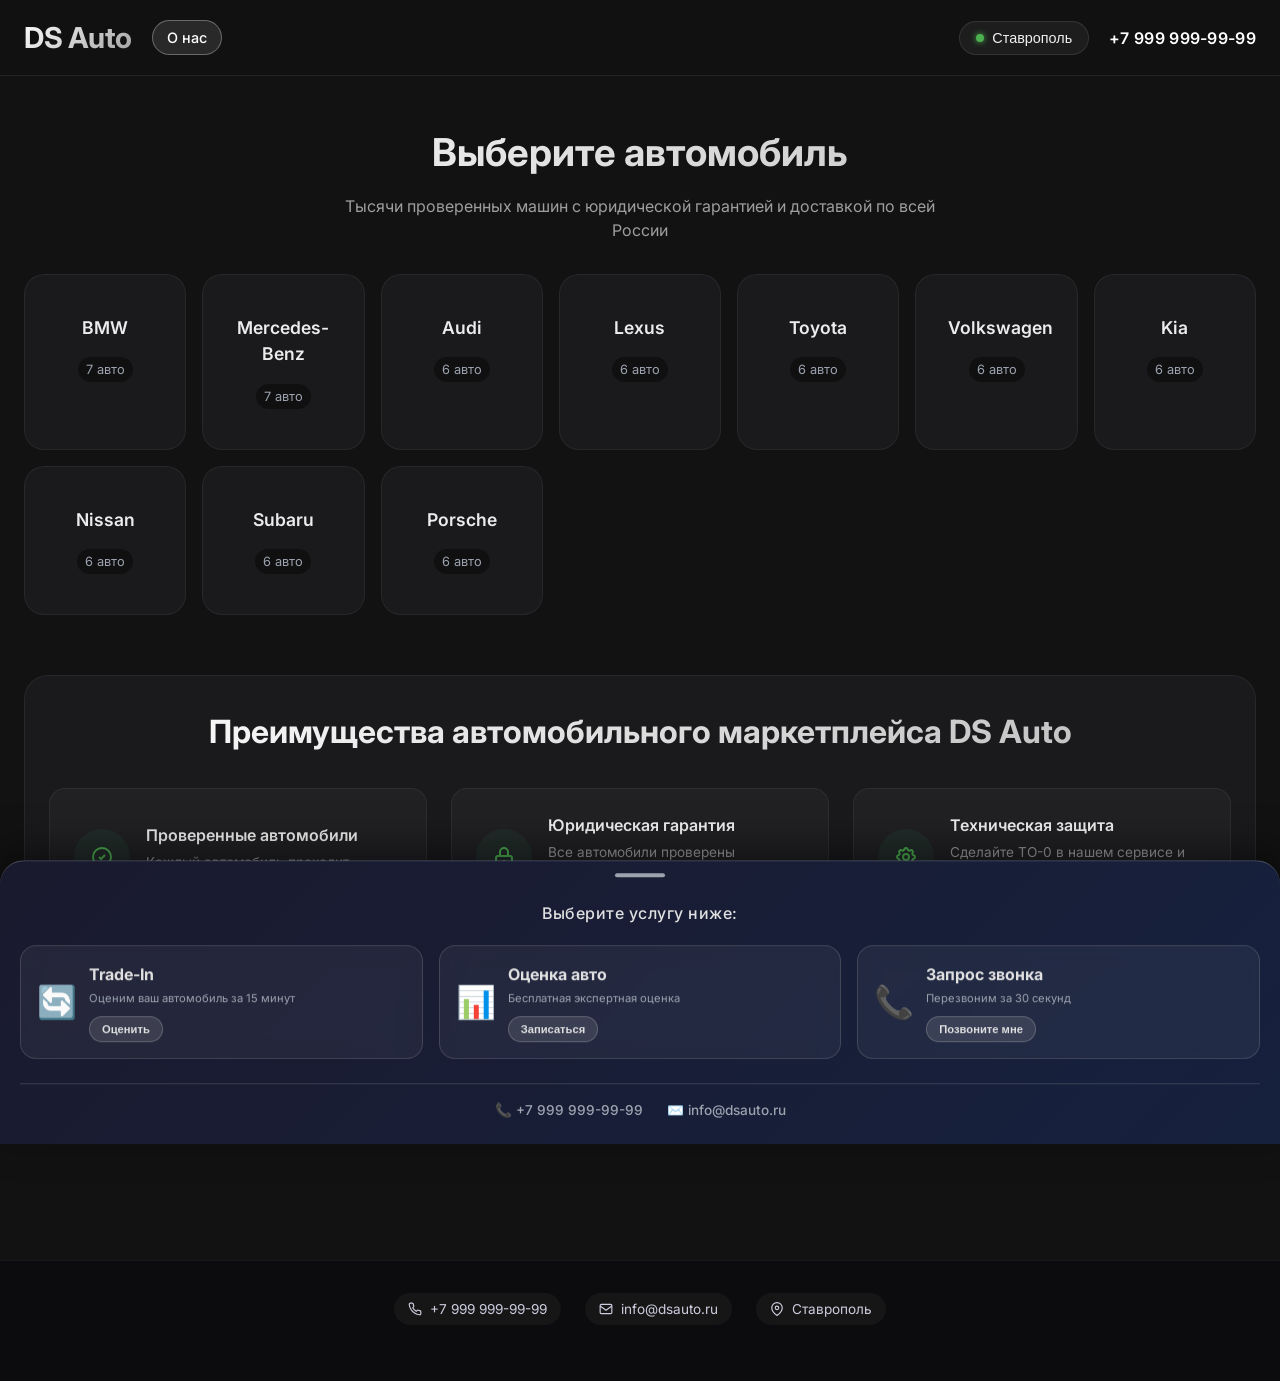
<file: index.html>
<!DOCTYPE html>
<html lang="ru">
<head>
    <meta charset="UTF-8">
    <meta name="viewport" content="width=device-width, initial-scale=1.0, maximum-scale=1.0, user-scalable=no">
    <title>DS Auto • Автомобильный маркетплейс будущего</title>
    <link href="https://fonts.googleapis.com/css?family=Inter:300,400,500,600,700&display=swap" rel="stylesheet">
<script src="js/main1.js">
</script>
</head>
<body>
    <link rel="stylesheet" href="css/css main1.css">
    <header class="header" id="header">
        <div class="container header-content">
            <!-- ЛОГОТИП + КНОПКА "О НАС" РЯДОМ -->
            <div class="header-left">
                <a href="/" class="logo">DS Auto</a>
                <nav class="nav">
                    <a href="company.html" class="active">О нас</a>
                </nav>
            </div>

            <!-- КОНТАКТЫ СПРАВА -->
            <div class="header-actions">
                <button id="citySelectorBtn" class="city-btn">
                    <span class="city-dot"></span>
                    <span>Ставрополь</span>
                </button>
                <a href="tel:+79999999999" class="phone-link">+7 999 999-99-99</a>
            </div>
        </div>
    </header>

    <main>
        <div class="container">
            <section>
                <div class="section-header">
                    <h2 class="section-title">Выберите автомобиль</h2>
                    <p class="section-subtitle">Тысячи проверенных машин с юридической гарантией и доставкой по всей России</p>
                </div>
                <div class="brand-grid" id="brandContainer">
                    <!-- Карточки брендов будут сгенерированы JavaScript -->
                </div>
            </section>

            <!-- Секция преимуществ -->
            <section class="advantages-section">
                <h3 class="advantages-title">Преимущества автомобильного маркетплейса DS Auto</h3>
                <div class="advantages-grid">
                    <!-- Блок 1 -->
                    <div class="advantage-item">
                        <div class="icon-box">
                            <svg width="24" height="24" viewBox="0 0 24 24" fill="none" stroke="currentColor" stroke-width="2">
                                <path d="M9 12l2 2 4-4m6 2a9 9 0 11-18 0 9 9 0 0118 0z"/>
                            </svg>
                        </div>
                        <div>
                            <h4 class="advantage-title">Проверенные автомобили</h4>
                            <p class="advantage-desc">Каждый автомобиль проходит диагностику по 250 параметрам</p>
                        </div>
                    </div>

                    <!-- Блок 2 -->
                    <div class="advantage-item">
                        <div class="icon-box">
                            <svg width="24" height="24" viewBox="0 0 24 24" fill="none" stroke="currentColor" stroke-width="2">
                                <path d="M12 15v2m-6 4h12a2 2 0 002-2v-6a2 2 0 00-2-2H6a2 2 0 00-2 2v6a2 2 0 002 2zm10-10V7a4 4 0 00-8 0v4h8z"/>
                            </svg>
                        </div>
                        <div>
                            <h4 class="advantage-title">Юридическая гарантия</h4>
                            <p class="advantage-desc">Все автомобили проверены криминалистами и продаются с юридической гарантией</p>
                        </div>
                    </div>

                    <!-- Блок 3 -->
                    <div class="advantage-item">
                        <div class="icon-box">
                            <svg width="24" height="24" viewBox="0 0 24 24" fill="none" stroke="currentColor" stroke-width="2">
                                <path d="M10.325 4.317c.426-1.756 2.924-1.756 3.35 0a1.724 1.724 0 002.573 1.066c1.543-.94 3.31.826 2.37 2.37a1.724 1.724 0 001.066 2.573c1.756.426 1.756 2.924 0 3.35a1.724 1.724 0 00-1.066 2.573c.94 1.543-.826 3.31-2.37 2.37a1.724 1.724 0 00-2.573 1.066c-.426 1.756-2.924 1.756-3.35 0a1.724 1.724 0 00-2.573-1.066c-1.543.94-3.31-.826-2.37-2.37a1.724 1.724 0 00-1.066-2.573c-1.756-.426-1.756-2.924 0-3.35a1.724 1.724 0 001.066-2.573c-.94-1.543.826-3.31 2.37-2.37.996.608 2.296.07 2.572-1.065z"/>
                                <path d="M15 12a3 3 0 11-6 0 3 3 0 016 0z"/>
                            </svg>
                        </div>
                        <div>
                            <h4 class="advantage-title">Техническая защита</h4>
                            <p class="advantage-desc">Сделайте ТО-0 в нашем сервисе и получите бесплатную техническую защиту ДВС и КПП*</p>
                        </div>
                    </div>

                    <!-- Блок 4 -->
                    <div class="advantage-item">
                        <div class="icon-box">
                            <svg width="24" height="24" viewBox="0 0 24 24" fill="none" stroke="currentColor" stroke-width="2">
                                <path d="M5 13l4 4L19 7"/>
                            </svg>
                        </div>
                        <div>
                            <h4 class="advantage-title">Предпродажная подготовка</h4>
                            <p class="advantage-desc">Единые стандарты внешней и технической подготовки для всех автомобилей</p>
                        </div>
                    </div>

                    <!-- Блок 5 -->
                    <div class="advantage-item">
                        <div class="icon-box">
                            <svg width="24" height="24" viewBox="0 0 24 24" fill="none" stroke="currentColor" stroke-width="2">
                                <path d="M3 10h18M7 15h1m4 0h1m-7 4h12a3 3 0 003-3V8a3 3 0 00-3-3H6a3 3 0 00-3 3v8a3 3 0 003 3z"/>
                            </svg>
                        </div>
                        <div>
                            <h4 class="advantage-title">Онлайн-кредитование</h4>
                            <p class="advantage-desc">Получите одобрение онлайн самостоятельно сразу в нескольких банках</p>
                        </div>
                    </div>

                    <!-- Блок 6 — Доставка с иконкой грузовика -->
                    <div class="advantage-item">
                        <div class="icon-box">
                            <svg width="24" height="24" viewBox="0 0 24 24" fill="none" stroke="currentColor" stroke-width="2">
                                <rect x="1" y="3" width="15" height="13"/>
                                <polygon points="16 8 20 8 23 11 23 16 16 16 16 8"/>
                                <circle cx="5.5" cy="18.5" r="2.5"/>
                                <circle cx="18.5" cy="18.5" r="2.5"/>
                            </svg>
                        </div>
                        <div>
                            <h4 class="advantage-title">Доставка</h4>
                            <p class="advantage-desc">Привезем автомобиль вам домой</p>
                        </div>
                    </div>
                </div>
            </section>
        </div>
    </main>

    <!-- ФУТЕР (только контакты и копирайт) -->
    <footer class="footer">
        <div class="container">
            <div class="footer-contacts-line">
                <a href="tel:+79999999999" class="contact-chip">
                    <svg width="14" height="14" viewBox="0 0 24 24" fill="none" stroke="currentColor" stroke-width="2"><path d="M22 16.92v3a2 2 0 0 1-2.18 2 19.79 19.79 0 0 1-8.63-3.07 19.5 19.5 0 0 1-6-6 19.79 19.79 0 0 1-3.07-8.67A2 2 0 0 1 4.11 2h3a2 2 0 0 1 2 1.72 12.84 12.84 0 0 0 .7 2.81 2 2 0 0 1-.45 2.11L8.09 9.91a16 16 0 0 0 6 6l1.27-1.27a2 2 0 0 1 2.11-.45 12.84 12.84 0 0 0 2.81.7A2 2 0 0 1 22 16.92z"/></svg>
                    +7 999 999-99-99
                </a>
                <a href="mailto:info@dsauto.ru" class="contact-chip">
                    <svg width="14" height="14" viewBox="0 0 24 24" fill="none" stroke="currentColor" stroke-width="2"><rect x="2" y="4" width="20" height="16" rx="2"/><path d="m22 7-10 7L2 7"/></svg>
                    info@dsauto.ru
                </a>
                <span class="contact-chip" style="cursor:default;">
                    <svg width="14" height="14" viewBox="0 0 24 24" fill="none" stroke="currentColor" stroke-width="2"><path d="M21 10c0 7-9 13-9 13s-9-6-9-13a9 9 0 0 1 18 0z"/><circle cx="12" cy="10" r="3"/></svg>
                    Ставрополь
                </span>
            </div>
        </div>
    </footer>

    <!-- STICKY BAR -->
    <div class="sticky-bottom-bar" id="stickyBar">
        <div class="container sticky-bar-inner">
            <button class="sticky-btn primary" id="stickyEvaluateBtn">
                <svg width="20" height="20" viewBox="0 0 24 24" fill="none" stroke="currentColor" stroke-width="2">
                    <circle cx="11" cy="11" r="8"/>
                    <path d="M21 21l-4.35-4.35"/>
                </svg>
                Оценить авто
            </button>
            <button class="sticky-btn secondary" id="stickyCallBtn">
                <svg width="20" height="20" viewBox="0 0 24 24" fill="none" stroke="currentColor" stroke-width="2">
                    <path d="M22 16.92v3a2 2 0 0 1-2.18 2 19.79 19.79 0 0 1-8.63-3.07 19.5 19.5 0 0 1-6-6 19.79 19.79 0 0 1-3.07-8.67A2 2 0 0 1 4.11 2h3a2 2 0 0 1 2 1.72 12.84 12.84 0 0 0 .7 2.81 2 2 0 0 1-.45 2.11L8.09 9.91a16 16 0 0 0 6 6l1.27-1.27a2 2 0 0 1 2.11-.45 12.84 12.84 0 0 0 2.81.7A2 2 0 0 1 22 16.92z"/>
                </svg>
                Позвонить
            </button>
            <button class="sticky-btn secondary" id="stickyTradeInBtn">
                <svg width="20" height="20" viewBox="0 0 24 24" fill="none" stroke="currentColor" stroke-width="2">
                    <polyline points="17 1 21 5 17 9"/>
                    <path d="M3 11V9a4 4 0 0 1 4-4h14"/>
                    <polyline points="7 23 3 19 7 15"/>
                    <path d="M21 13v2a4 4 0 0 1-4 4H3"/>
                </svg>
                Trade-In
            </button>
        </div>
    </div>

    <!-- Модалки -->
    <div id="evaluateModal" class="modal">
        <div class="modal-overlay"></div>
        <div class="modal-content">
            <button class="modal-close" id="closeEvaluateModal">&times;</button>
            <h3>Оценка автомобиля</h3>
            <div class="eval-form">
                <input type="text" id="modalGosNumber" placeholder="А000АА000" class="eval-input">
                <button id="modalEvaluateBtn" class="eval-submit" disabled>Оценить</button>
            </div>
            <p class="eval-hint" style="color: #9e9e9e; font-size: 0.8rem; text-align: center;">Введите госномер для быстрой оценки</p>
        </div>
    </div>

    <div id="cityModal" class="modal">
        <div class="modal-overlay"></div>
        <div class="modal-content">
            <button class="modal-close" id="closeCityModal">&times;</button>
            <h3>Выберите город</h3>
            <div class="city-list" id="cityList"></div>
        </div>
    </div>
</body>
</html>
</file>
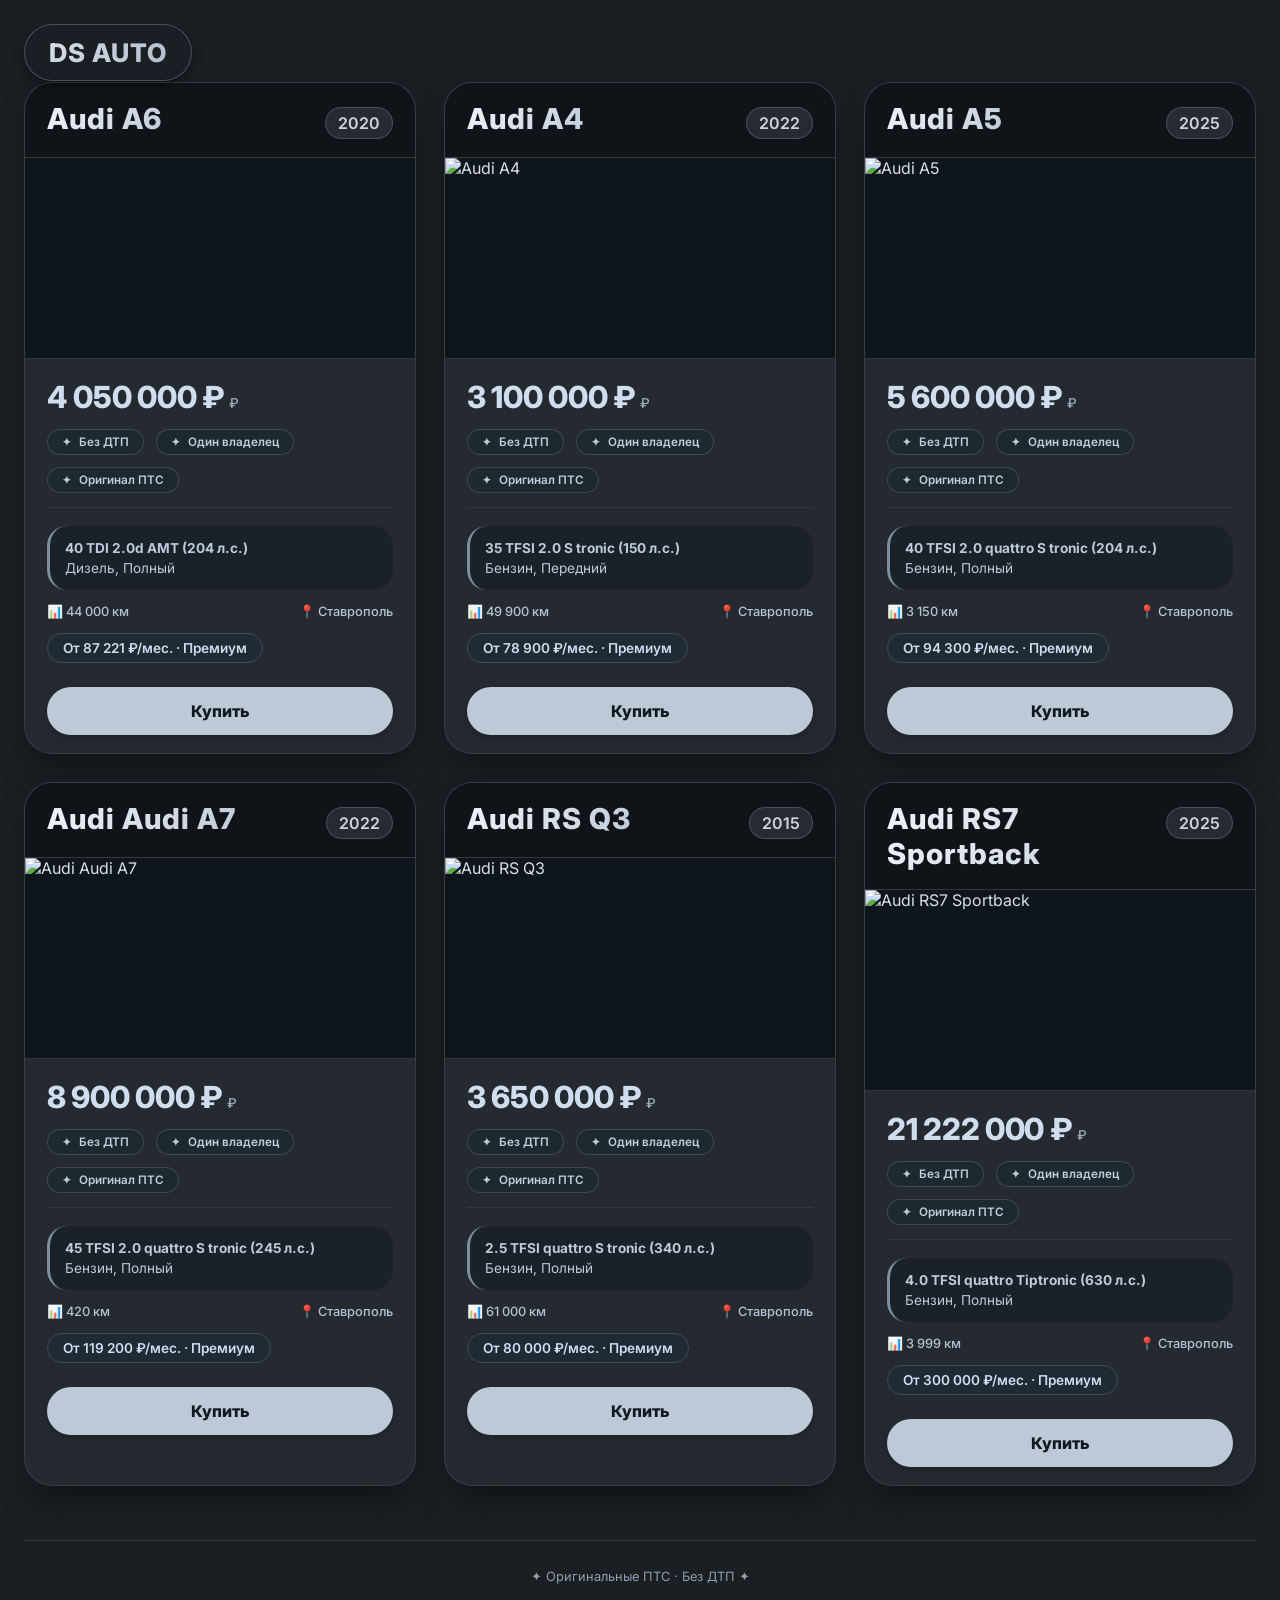
<file: audi.html>
<!DOCTYPE html>
<html lang="ru">
<head>
    <meta charset="UTF-8">
    <meta name="viewport" content="width=device-width, initial-scale=1.0, user-scalable=yes">
    <title>DS Auto | Премиум автомобили</title>
    <link href="https://fonts.googleapis.com/css2?family=Inter:opsz,wght@14..32,300;14..32,400;14..32,500;14..32,600;14..32,700;14..32,800&display=swap" rel="stylesheet">
</head>
<body>
<link rel="stylesheet" href="css/cars.css">
<a href="index.html" class="logo-button" id="dsLogoBtn">DS AUTO</a>
<div class="container">
    <div class="page-header"></div>
    <div class="cars-grid" id="carsGrid"></div>
    <div class="footer-message">✦ Оригинальные ПТС · Без ДТП  ✦</div>
</div>
<div id="orderModal" class="modal">
    <div class="modal-content">
        <h3>Заказать автомобиль</h3>
        <div class="modal-sub" id="modalCarTitle">Выберите авто в карточке</div>
        <form id="buyerForm">
            <div class="form-group">
                <label> ФИО *</label>
                <input type="text" id="fullName" placeholder="Иванов Иван Петрович" autocomplete="name">
                <div class="error-msg" id="nameError">Укажите корректное ФИО (минимум два слова)</div>
            </div>
            <div class="form-group">
                <label>Номер телефона *</label>
                <input type="tel" id="phone" placeholder="+7 (999) 123-45-67" autocomplete="tel">
                <div class="error-msg" id="phoneError">Введите действующий номер (не менее 10 цифр)</div>
            </div>
            <div class="form-group">
                <label>Электронная почта *</label>
                <input type="email" id="email" placeholder="name@example.com" autocomplete="email">
                <div class="error-msg" id="emailError">Пример: client@dsauto.ru</div>
            </div>
            <div class="modal-buttons">
                <button type="submit" class="submit-btn">Оформить</button>
                <button type="button" class="cancel-btn" id="closeModalBtn">Отмена</button>
            </div>
        </form>
    </div>
</div>
<script>
    const carsData = [
        { brand: "Audi", model: "A6", year: 2020, price: 4050000, monthly: 87221, mileage: "44 000 км", engine: "40 TDI 2.0d AMT (204 л.с.)", fuelDrive: "Дизель, Полный", city: "Ставрополь", dtp: "Без ДТП", owners: "Один владелец", pts: "Оригинал ПТС", imageUrl: "https://avatars.mds.yandex.net/i?id=a0c311f051918c90ac5d1c8fabb1db43d8a12dde-7992926-images-thumbs&n=13", alt: "Audi A6 седан" },
        { brand: "Audi", model: "A4", year: 2022, price: 3100000, monthly: 78900, mileage: "49 900 км", engine: "35 TFSI 2.0 S tronic (150 л.с.)", fuelDrive: "Бензин, Передний", city: "Ставрополь", dtp: "Без ДТП", owners: "Один владелец", pts: "Оригинал ПТС", imageUrl: "https://avatars.mds.yandex.net/i?id=100f61be86f3e7baace656366517707c8abb739d-5577247-images-thumbs&n=13", alt: "A4" },
        { brand: "Audi", model: "A5", year: 2025, price: 5600000, monthly: 94300, mileage: "3 150 км", engine: "40 TFSI 2.0 quattro S tronic (204 л.с.)", fuelDrive: "Бензин, Полный", city: "Ставрополь", dtp: "Без ДТП", owners: "Один владелец", pts: "Оригинал ПТС", imageUrl: "https://avatars.mds.yandex.net/i?id=90ae31c64c3a62662906ea1524fc85106fe3b04d-4073135-images-thumbs&n=13", alt: "Audi A5" },
        { brand: "Audi", model: "Audi A7", year: 2022, price: 8900000, monthly: 119200, mileage: " 420 км", engine: "45 TFSI 2.0 quattro S tronic (245 л.с.)", fuelDrive: "Бензин, Полный", city: "Ставрополь", dtp: "Без ДТП", owners: "Один владелец", pts: "Оригинал ПТС", imageUrl: "https://avatars.mds.yandex.net/i?id=edc2cc7fa2bf9b4891b40d16d32c5d183ebad149-12472657-images-thumbs&n=13", alt: "Audi A7" },
        { brand: "Audi", model: "RS Q3", year: 2015, price: 3650000, monthly: 80000, mileage: "61 000 км", engine: "2.5 TFSI quattro S tronic (340 л.с.)", fuelDrive: "Бензин, Полный", city: "Ставрополь", dtp: "Без ДТП", owners: "Один владелец", pts: "Оригинал ПТС", imageUrl: "https://avatars.mds.yandex.net/i?id=b69d0952398f07074ceabf52a4d0ac27fda48026-5226469-images-thumbs&n=13", alt: "Audi RS Q3" },
        { brand: "Audi", model: "RS7 Sportback", year: 2025, price: 21222000, monthly: 300000, mileage: "3 999 км", engine: "4.0 TFSI quattro Tiptronic (630 л.с.)", fuelDrive: "Бензин, Полный", city: "Ставрополь", dtp: "Без ДТП", owners: "Один владелец", pts: "Оригинал ПТС", imageUrl: "https://avatars.mds.yandex.net/i?id=70d61485719d38b4a7ec6ce88c34633217853bac-5232238-images-thumbs&n=13", alt: "Audi RS7 Sportback" }
    ];

    function formatPrice(price) {
        return price.toLocaleString('ru-RU') + " ₽";
    }

    function showSuccessToast(carName, clientName) {
        const existingToast = document.querySelector('.success-toast');
        if (existingToast) existingToast.remove();
        const toast = document.createElement('div');
        toast.className = 'success-toast';        
        const firstName = clientName.trim().split(/\s+/)[0] || 'Клиент';        
        toast.innerHTML = `
            <div class="toast-icon">✓</div>
            <div class="toast-content">
                <strong>Заявка успешно принята! 🚀</strong>
                <p>${firstName}, ваш запрос на <strong>${carName}</strong> получен.<br>Менеджер DS Auto свяжется с вами в течение 15 минут.</p>
            </div>
        `;
        
        document.body.appendChild(toast);        
        setTimeout(() => {
            toast.classList.add('show');
        }, 10);      
        setTimeout(() => {
            toast.classList.remove('show');
            setTimeout(() => {
                if (toast.parentNode) toast.remove();
            }, 400);
        }, 4800);
    }

    function renderCards() {
        const grid = document.getElementById('carsGrid');
        if (!grid) return;
        grid.innerHTML = '';
        carsData.forEach((car) => {
            const card = document.createElement('div');
            card.className = 'car-card';
            const brandDiv = document.createElement('div');
            brandDiv.className = 'card-brand';
            brandDiv.innerHTML = `
                <div class="brand-name">${car.brand} ${car.model}</div>
                <div class="brand-year">${car.year}</div>
            `;
            
            const imageWrapper = document.createElement('div');
            imageWrapper.className = 'image-wrapper';
            const img = document.createElement('img');
            img.src = car.imageUrl;
            img.alt = car.alt || `${car.brand} ${car.model}`;
            img.className = 'car-image';
            img.loading = "lazy";
            img.onerror = function() {
                this.src = "https://placehold.co/800x500/1a2128/9eb0c2?text=" + encodeURIComponent(car.brand + " " + car.model);
                this.alt = `${car.brand} ${car.model}`;
            };
            imageWrapper.appendChild(img);
            
            const contentDiv = document.createElement('div');
            contentDiv.className = 'card-content';
            
            const priceSpan = document.createElement('div');
            priceSpan.className = 'price';
            priceSpan.innerHTML = `${formatPrice(car.price)} <small>₽</small>`;
            
            const badgesDiv = document.createElement('div');
            badgesDiv.className = 'badge-stats';
            badgesDiv.innerHTML = `
                <span class="chip">${car.dtp}</span>
                <span class="chip">${car.owners}</span>
                <span class="chip">${car.pts}</span>
            `;
            
            const specsDiv = document.createElement('div');
            specsDiv.className = 'specs';
            specsDiv.innerHTML = `<strong>${car.engine}</strong><br>${car.fuelDrive}`;
            const mileLoc = document.createElement('div');
            mileLoc.className = 'mileage-location';
            mileLoc.innerHTML = `
                <span>📊 ${car.mileage}</span>
                <span>📍 ${car.city}</span>
            `;
            
            const monthlySpan = document.createElement('div');
            monthlySpan.className = 'monthly';
            monthlySpan.innerHTML = `От ${car.monthly.toLocaleString('ru-RU')} ₽/мес. · Премиум`; 
            const buyBtn = document.createElement('button');
            buyBtn.className = 'btn-buy';
            buyBtn.innerText = 'Купить';
            buyBtn.addEventListener('click', (e) => {
                e.preventDefault();
                openOrderModal(car);
            });
            
            contentDiv.appendChild(priceSpan);
            contentDiv.appendChild(badgesDiv);
            contentDiv.appendChild(specsDiv);
            contentDiv.appendChild(mileLoc);
            contentDiv.appendChild(monthlySpan);
            contentDiv.appendChild(buyBtn);
            card.appendChild(brandDiv);
            card.appendChild(imageWrapper);
            card.appendChild(contentDiv);
            grid.appendChild(card);
        });
    }

    const modal = document.getElementById('orderModal');
    const modalCarTitleSpan = document.getElementById('modalCarTitle');
    let currentSelectedCar = null;

    function openOrderModal(car) {
        currentSelectedCar = car;
        modalCarTitleSpan.innerText = `${car.brand} ${car.model} · ${car.year}  |  ${formatPrice(car.price)}`;
        document.getElementById('fullName').value = '';
        document.getElementById('phone').value = '';
        document.getElementById('email').value = '';
        hideAllErrors();
        modal.classList.add('active');
    }

    function closeModal() {
        modal.classList.remove('active');
        currentSelectedCar = null;
    }

    function hideAllErrors() {
        document.getElementById('nameError').style.display = 'none';
        document.getElementById('phoneError').style.display = 'none';
        document.getElementById('emailError').style.display = 'none';
    }

    function validateForm() {
        let isValid = true;
        const fullName = document.getElementById('fullName').value.trim();
        const phone = document.getElementById('phone').value.trim();
        const email = document.getElementById('email').value.trim();
        
        const nameWords = fullName.split(/\s+/);
        if (fullName.length < 5 || nameWords.length < 2) {
            document.getElementById('nameError').style.display = 'block';
            isValid = false;
        } else {
            document.getElementById('nameError').style.display = 'none';
        }
        
        const phoneDigits = phone.replace(/[\s\(\)\-\+]/g, '');
        if (phoneDigits.length < 10 || phoneDigits.length > 15 || !/^[\d]+$/.test(phoneDigits)) {
            document.getElementById('phoneError').style.display = 'block';
            isValid = false;
        } else {
            document.getElementById('phoneError').style.display = 'none';
        }
        
        const emailPattern = /^[^\s@]+@([^\s@]+\.)+[^\s@]+$/;
        if (!emailPattern.test(email)) {
            document.getElementById('emailError').style.display = 'block';
            isValid = false;
        } else {
            document.getElementById('emailError').style.display = 'none';
        }
        return isValid;
    }

    const form = document.getElementById('buyerForm');
    form.addEventListener('submit', (e) => {
        e.preventDefault();
        if (!validateForm()) return;
        
        const fullName = document.getElementById('fullName').value.trim();
        const phone = document.getElementById('phone').value.trim();
        const email = document.getElementById('email').value.trim();
        
        const carInfo = currentSelectedCar ? `${currentSelectedCar.brand} ${currentSelectedCar.model} (${currentSelectedCar.year})` : 'Автомобиль DS Auto';
        
        showSuccessToast(carInfo, fullName);
        
        console.log(`✅ Заявка: ${fullName}, ${phone}, ${email}, Авто: ${carInfo}`);
        
        closeModal();
        form.reset();
        hideAllErrors();
    });
    
    window.addEventListener('click', (e) => {
        if (e.target === modal) closeModal();
    });
    document.getElementById('closeModalBtn').addEventListener('click', closeModal);
    
    const nameInp = document.getElementById('fullName');
    const phoneInp = document.getElementById('phone');
    const emailInp = document.getElementById('email');
    nameInp.addEventListener('input', () => document.getElementById('nameError').style.display = 'none');
    phoneInp.addEventListener('input', () => document.getElementById('phoneError').style.display = 'none');
    emailInp.addEventListener('input', () => document.getElementById('emailError').style.display = 'none');
    
    const logoBtn = document.getElementById('dsLogoBtn');
    logoBtn.addEventListener('click', () => {
        window.scrollTo({ top: 0, behavior: 'smooth' });

        const tempMsg = document.createElement('div');
        tempMsg.innerText = 'Добро пожаловать в DS Auto';
        tempMsg.style.position = 'fixed';
        tempMsg.style.bottom = '30px';
        tempMsg.style.left = '50%';
        tempMsg.style.transform = 'translateX(-50%)';
        tempMsg.style.backgroundColor = '#2d3741';
        tempMsg.style.color = '#e0e9f2';
        tempMsg.style.padding = '12px 24px';
        tempMsg.style.borderRadius = '60px';
        tempMsg.style.fontWeight = '600';
        tempMsg.style.zIndex = '1200';
        tempMsg.style.backdropFilter = 'blur(12px)';
        tempMsg.style.border = '1px solid rgba(210,220,240,0.3)';
        tempMsg.style.fontSize = '0.9rem';
        document.body.appendChild(tempMsg);
        setTimeout(() => {
            tempMsg.style.opacity = '0';
            setTimeout(() => tempMsg.remove(), 500);
        }, 1800);
        if (modal.classList.contains('active')) closeModal();
    });
    
    renderCards();
</script>
</body>
</html>
</file>
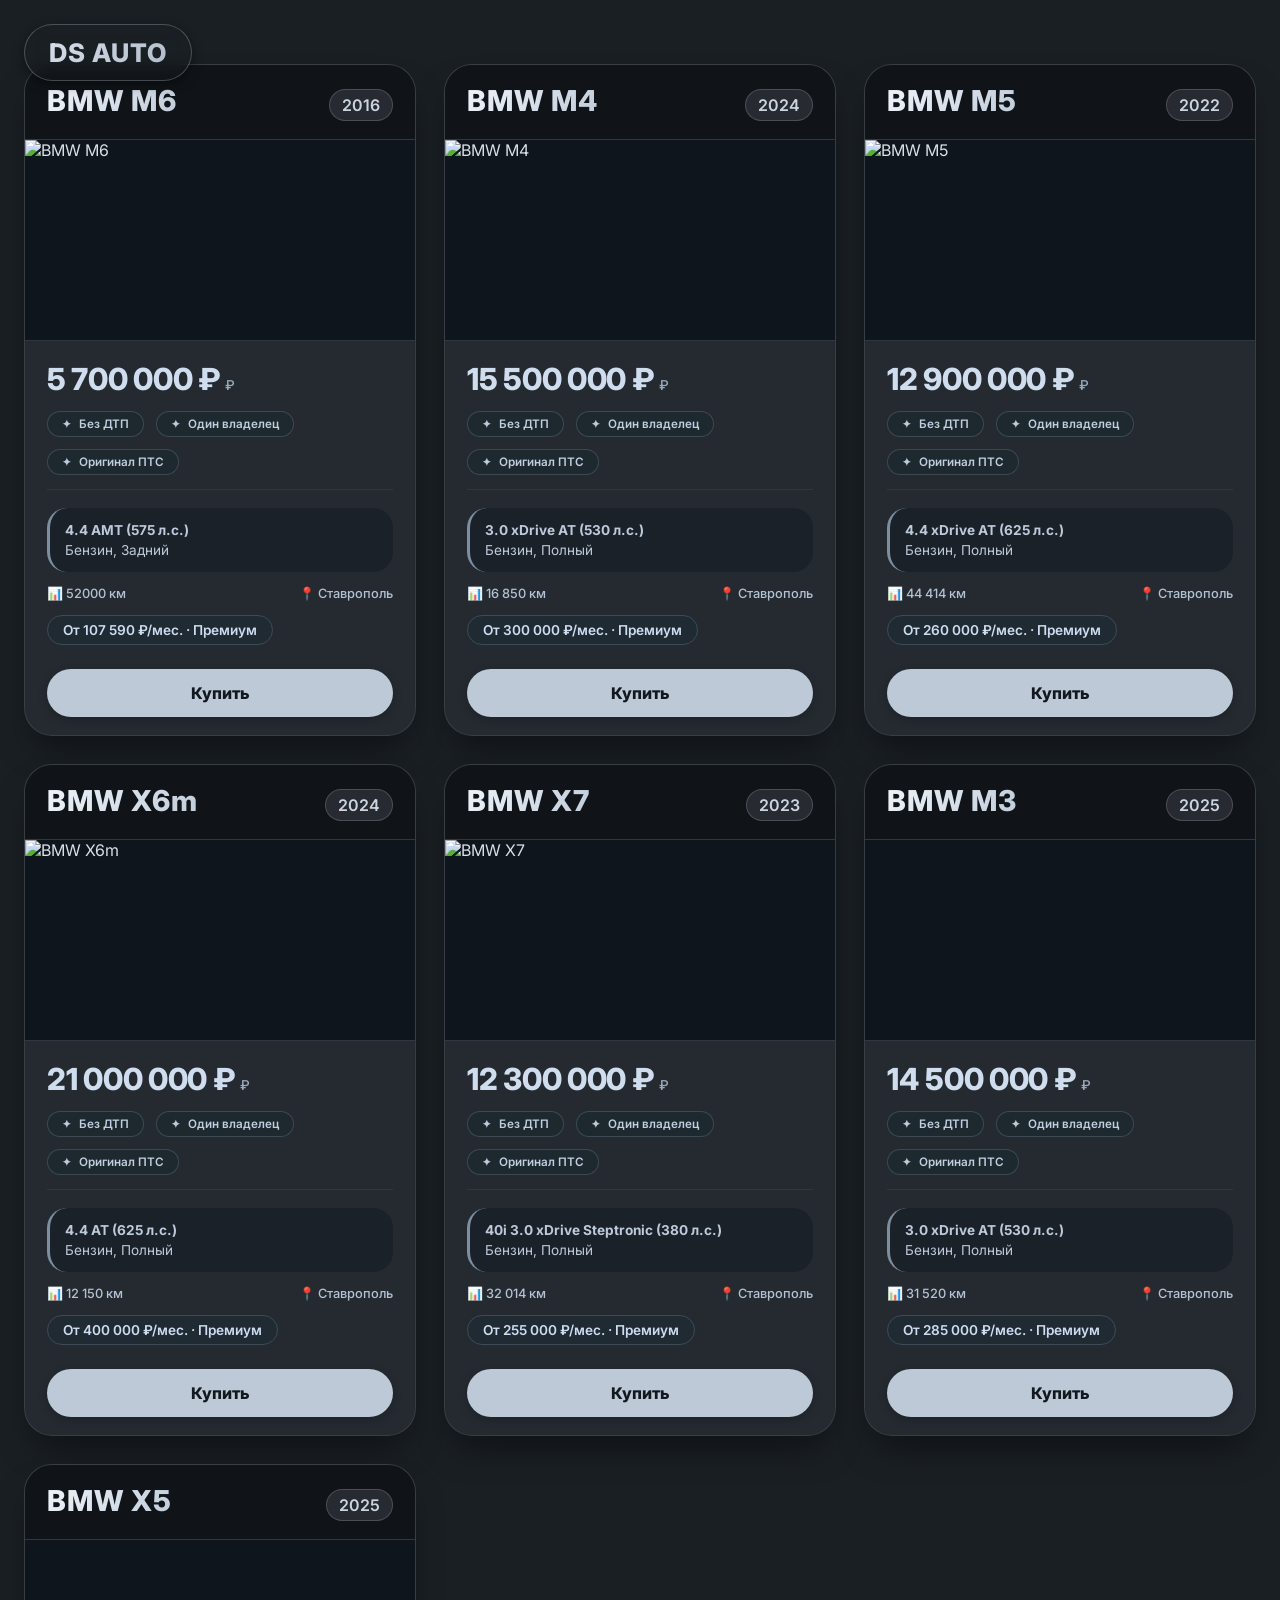
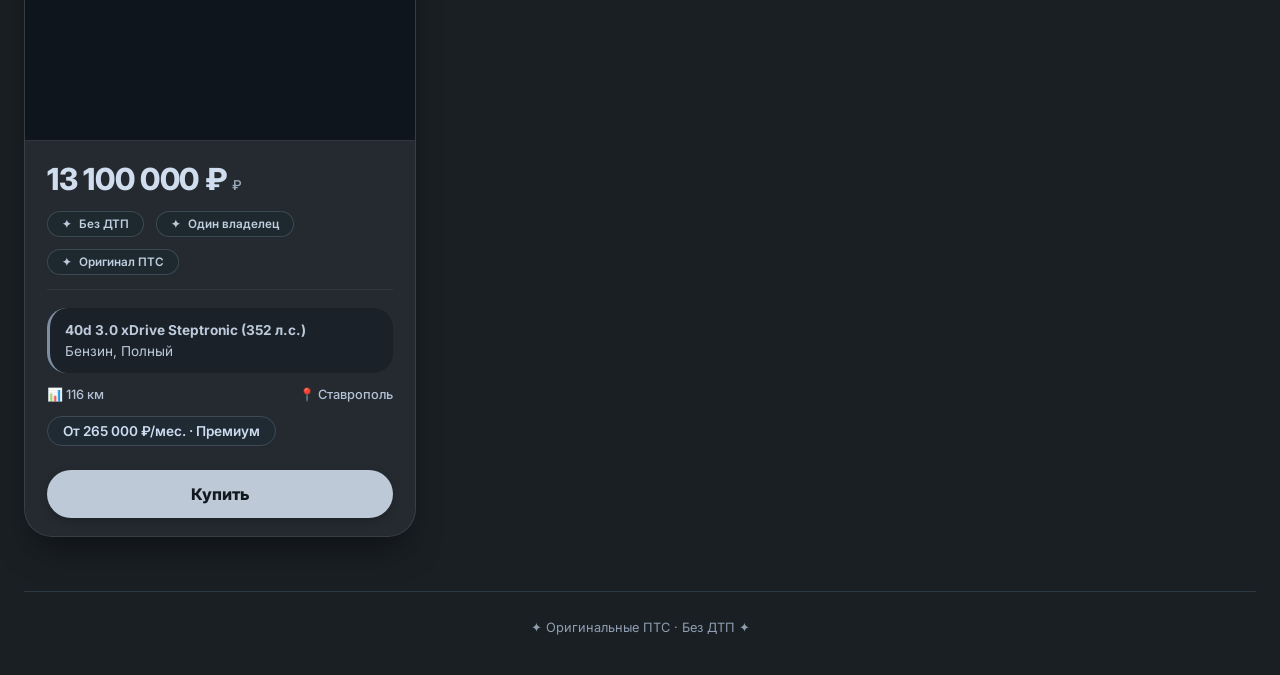
<file: bmw.html>
<!DOCTYPE html>
<html lang="ru">
<head>
    <meta charset="UTF-8">
    <meta name="viewport" content="width=device-width, initial-scale=1.0, user-scalable=yes">
    <title>DS Auto | Премиум автомобили</title>
    <link href="https://fonts.googleapis.com/css2?family=Inter:opsz,wght@14..32,300;14..32,400;14..32,500;14..32,600;14..32,700;14..32,800&display=swap" rel="stylesheet">
</head>
<body>
<link rel="stylesheet" href="css/cars.css">
<a href="index.html" class="logo-button" id="dsLogoBtn">DS AUTO</a>

<div class="container">
    <div class="cars-grid" id="carsGrid"></div>
    <div class="footer-message">✦ Оригинальные ПТС · Без ДТП  ✦</div>
</div>

<div id="orderModal" class="modal">
    <div class="modal-content">
        <h3>Заказать автомобиль</h3>
        <div class="modal-sub" id="modalCarTitle">Выберите авто в карточке</div>
        <form id="buyerForm">
            <div class="form-group">
                <label>ФИО *</label>
                <input type="text" id="fullName" placeholder="Иванов Иван Петрович" autocomplete="name">
                <div class="error-msg" id="nameError">Укажите корректное ФИО (минимум два слова)</div>
            </div>
            <div class="form-group">
                <label>Номер телефона *</label>
                <input type="tel" id="phone" placeholder="+7 (999) 123-45-67" autocomplete="tel">
                <div class="error-msg" id="phoneError">Введите действующий номер (не менее 10 цифр)</div>
            </div>
            <div class="form-group">
                <label>Электронная почта *</label>
                <input type="email" id="email" placeholder="name@example.com" autocomplete="email">
                <div class="error-msg" id="emailError">Пример: client@dsauto.ru</div>
            </div>
            <div class="modal-buttons">
                <button type="submit" class="submit-btn">Оформить</button>
                <button type="button" class="cancel-btn" id="closeModalBtn">Отмена</button>
            </div>
        </form>
    </div>
</div>

<script>
    const carsData = [
        { brand: "BMW", model: "M6", year: 2016, price: 5700000, monthly: 107590, mileage: "52000 км", engine: "4.4 AMT (575 л.с.)", fuelDrive: "Бензин, Задний", city: "Ставрополь", dtp: "Без ДТП", owners: "Один владелец", pts: "Оригинал ПТС", imageUrl: "https://avatars.mds.yandex.net/i?id=b8befcc86fa50716f2809e3bf71228fe99375ad1-4402005-images-thumbs&n=13", alt: "BMW M6" },
        { brand: "BMW", model: "M4", year: 2024, price: 15500000, monthly: 300000, mileage: "16 850 км", engine: "3.0 xDrive AT (530 л.с.)", fuelDrive: "Бензин, Полный", city: "Ставрополь", dtp: "Без ДТП", owners: "Один владелец", pts: "Оригинал ПТС", imageUrl: "https://avatars.mds.yandex.net/i?id=3f1213f824db68986547838020e0322444cea9ea-5653325-images-thumbs&n=13", alt: "BMW M4" },
        { brand: "BMW", model: "M5", year: 2022, price: 12900000, monthly: 260000, mileage: "44 414 км", engine: "4.4 xDrive AT (625 л.с.)", fuelDrive: "Бензин, Полный", city: "Ставрополь", dtp: "Без ДТП", owners: "Один владелец", pts: "Оригинал ПТС", imageUrl: "https://avatars.mds.yandex.net/i?id=edbe2729677022f78a6e0a420e763699e646d176-9849900-images-thumbs&n=13", alt: "BMW M5" },
        { brand: "BMW", model: "X6m", year: 2024, price: 21000000, monthly: 400000, mileage: "12 150 км", engine: "4.4 AT (625 л.с.)", fuelDrive: "Бензин, Полный", city: "Ставрополь", dtp: "Без ДТП", owners: "Один владелец", pts: "Оригинал ПТС", imageUrl: "https://avatars.mds.yandex.net/i?id=51f453408afcb0d4aa9d30f6d4b4795f6f4d5f5a-5348787-images-thumbs&n=13", alt: "BMW X6" },
        { brand: "BMW", model: "X7", year: 2023, price: 12300000, monthly: 255000, mileage: "32 014 км", engine: "40i 3.0 xDrive Steptronic (380 л.с.)", fuelDrive: "Бензин, Полный", city: "Ставрополь", dtp: "Без ДТП", owners: "Один владелец", pts: "Оригинал ПТС", imageUrl: "https://avatars.mds.yandex.net/i?id=042b2ea17b7d61e5210ed6254e38d20e9399f8e2-5234392-images-thumbs&n=13", alt: "BMW X7" },
        { brand: "BMW", model: "M3", year: 2025, price: 14500000, monthly: 285000, mileage: "31 520 км", engine: "3.0 xDrive AT (530 л.с.)", fuelDrive: "Бензин, Полный", city: "Ставрополь", dtp: "Без ДТП", owners: "Один владелец", pts: "Оригинал ПТС", imageUrl: "https://avatars.mds.yandex.net/i?id=b0f3299f4eee346166b1ba764fec012b6dcb9f4e-3343247-images-thumbs&n=13", alt: "BMW M3" },
        { brand: "BMW", model: "X5", year: 2025, price: 13100000, monthly: 265000, mileage: "116 км", engine: "40d 3.0 xDrive Steptronic (352 л.с.)", fuelDrive: "Бензин, Полный", city: "Ставрополь", dtp: "Без ДТП", owners: "Один владелец", pts: "Оригинал ПТС", imageUrl: "https://avatars.mds.yandex.net/i?id=d022b902be340fe8de177e011516073b94c75a7d-4471899-images-thumbs&n=13", alt: "BMW X5" }
    ];

    function renderCards() {
        const grid = document.getElementById('carsGrid');
        if (!grid) return;
        grid.innerHTML = '';
        carsData.forEach((car) => {
            const card = document.createElement('div');
            card.className = 'car-card';
            const brandDiv = document.createElement('div');
            brandDiv.className = 'card-brand';
            brandDiv.innerHTML = `
                <div class="brand-name">${car.brand} ${car.model}</div>
                <div class="brand-year">${car.year}</div>
            `;
            
            const imageWrapper = document.createElement('div');
            imageWrapper.className = 'image-wrapper';
            const img = document.createElement('img');
            img.src = car.imageUrl;
            img.alt = car.alt || `${car.brand} ${car.model}`;
            img.className = 'car-image';
            img.loading = "lazy";
            img.onerror = function() {
                this.src = "https://placehold.co/800x500/1a2128/9eb0c2?text=" + encodeURIComponent(car.brand + " " + car.model);
                this.alt = `${car.brand} ${car.model}`;
            };
            imageWrapper.appendChild(img);
            
            const contentDiv = document.createElement('div');
            contentDiv.className = 'card-content';
            
            const priceSpan = document.createElement('div');
            priceSpan.className = 'price';
            priceSpan.innerHTML = `${window.formatPrice(car.price)} <small>₽</small>`;
            
            const badgesDiv = document.createElement('div');
            badgesDiv.className = 'badge-stats';
            badgesDiv.innerHTML = `
                <span class="chip">${car.dtp}</span>
                <span class="chip">${car.owners}</span>
                <span class="chip">${car.pts}</span>
            `;
            
            const specsDiv = document.createElement('div');
            specsDiv.className = 'specs';
            specsDiv.innerHTML = `<strong>${car.engine}</strong><br>${car.fuelDrive}`;
            
            const mileLoc = document.createElement('div');
            mileLoc.className = 'mileage-location';
            mileLoc.innerHTML = `
                <span>📊 ${car.mileage}</span>
                <span>📍 ${car.city}</span>
            `;
            
            const monthlySpan = document.createElement('div');
            monthlySpan.className = 'monthly';
            monthlySpan.innerHTML = `От ${car.monthly.toLocaleString('ru-RU')} ₽/мес. · Премиум`;
            
            const buyBtn = document.createElement('button');
            buyBtn.className = 'btn-buy';
            buyBtn.innerText = 'Купить';
            buyBtn.addEventListener('click', (e) => {
                e.preventDefault();
                window.openOrderModal(car);
            });
            
            contentDiv.appendChild(priceSpan);
            contentDiv.appendChild(badgesDiv);
            contentDiv.appendChild(specsDiv);
            contentDiv.appendChild(mileLoc);
            contentDiv.appendChild(monthlySpan);
            contentDiv.appendChild(buyBtn);
            
            card.appendChild(brandDiv);
            card.appendChild(imageWrapper);
            card.appendChild(contentDiv);
            grid.appendChild(card);
        });
    }

    document.addEventListener('DOMContentLoaded', () => {
        renderCards();

        if (window.initEventHandlers) {
            window.initEventHandlers();
        }
    });
</script>
<script src="js/cars.js"></script>
</body>
</html>
</file>
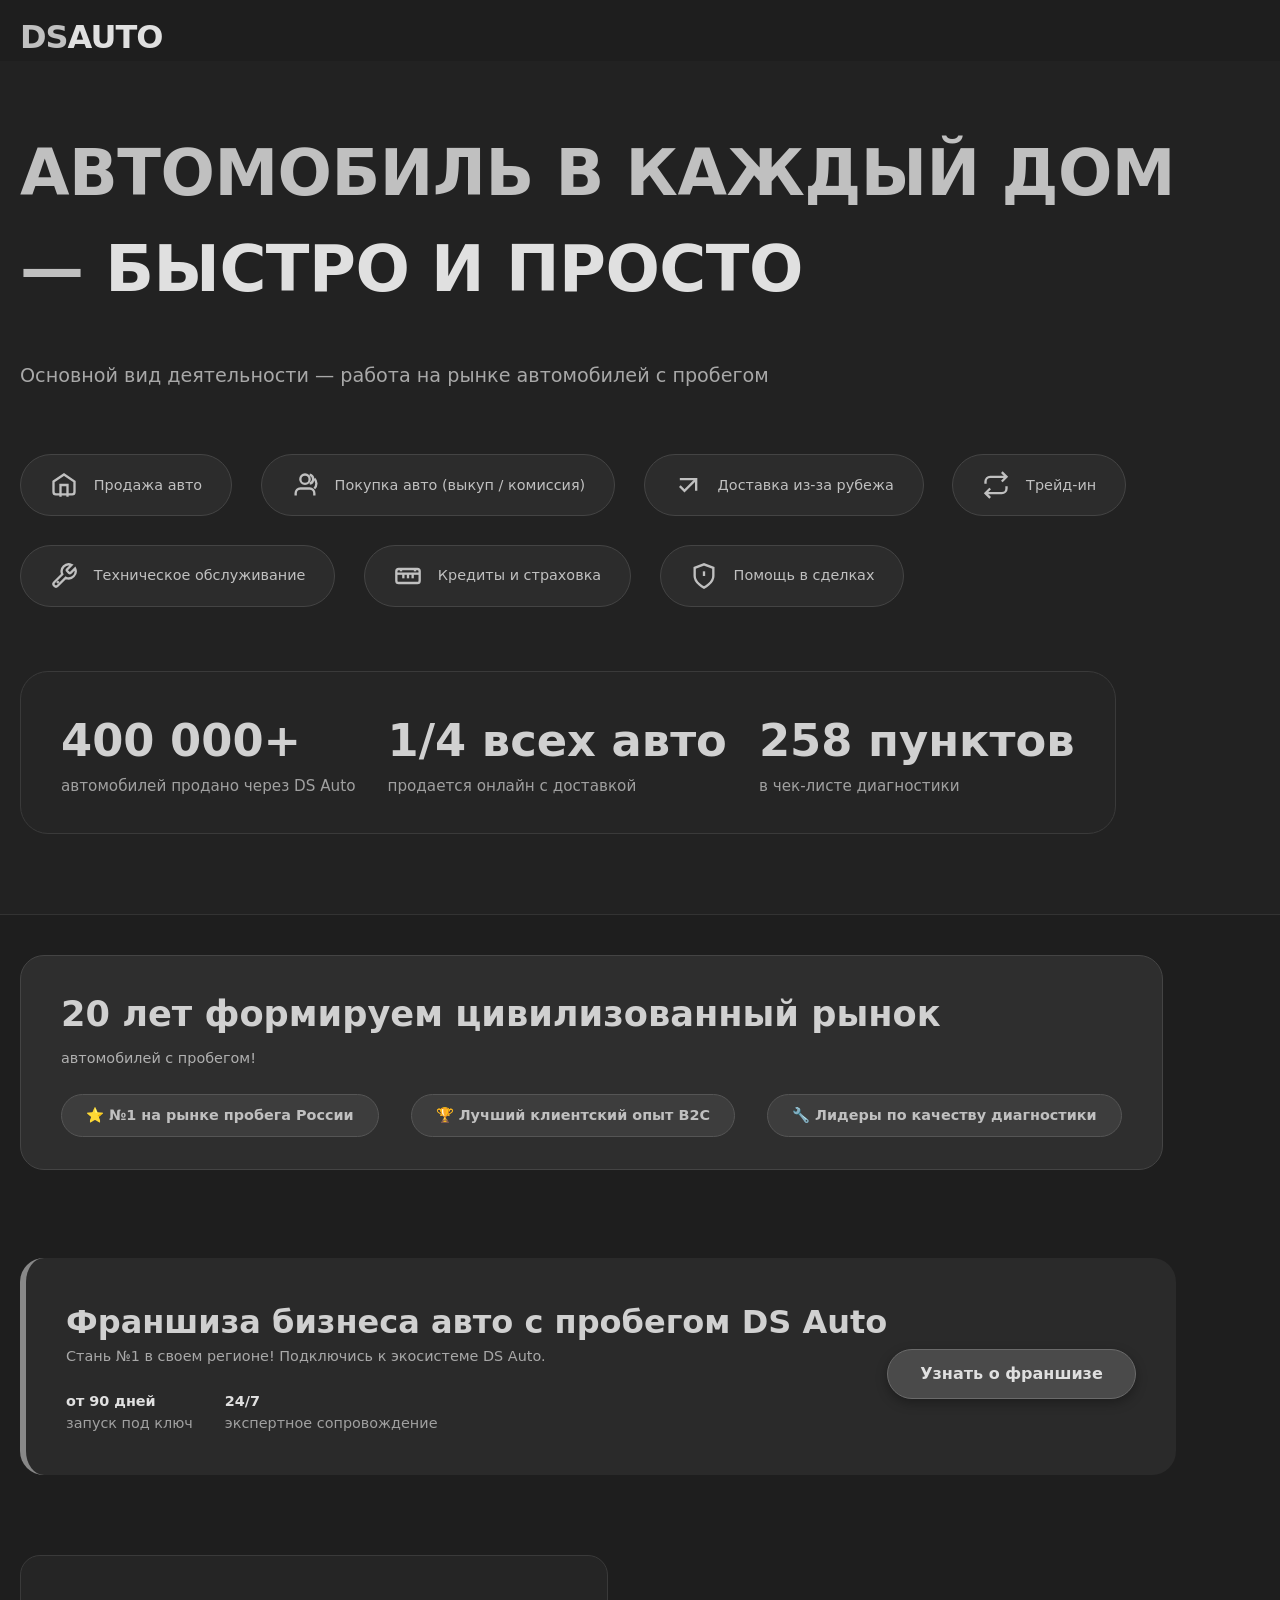
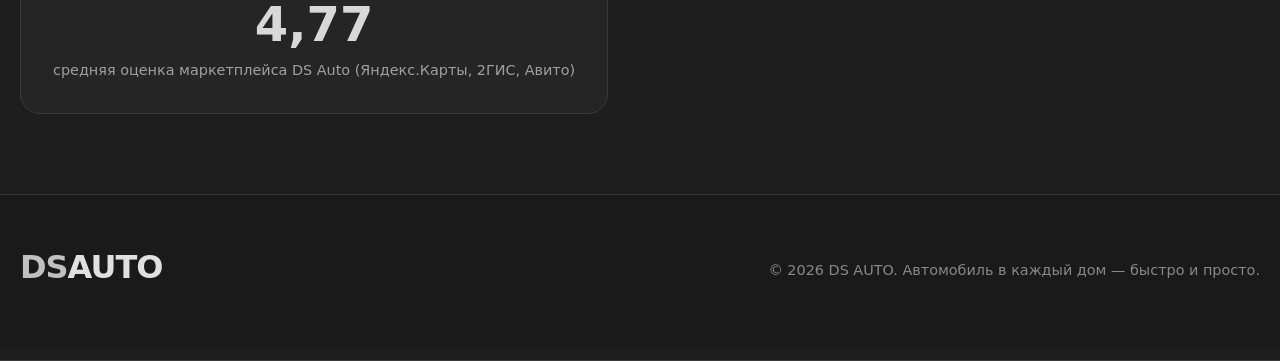
<file: company.html>
<!DOCTYPE html>
<html lang="ru">
<head>
    <meta charset="UTF-8">
    <meta name="viewport" content="width=device-width, initial-scale=1.0, maximum-scale=1.0, user-scalable=yes">
    <title>DS AUTO — О компании | Автомобиль в каждый дом</title>
</head>
<body>
<link rel="stylesheet" href="css/css company.css">
    <div class="top-bar">
        <div class="container">
            <a href="index.html" class="logo-link">
                <div class="logo">DS<span>AUTO</span></div>
            </a>
    </div>

    <main>
        <section class="hero-about">
            <div class="container">
                <h1 class="section-title large">Автомобиль в каждый дом — <span class="accent-silver">быстро и просто</span></h1>
                <p style="color:#a8a8a8; font-size:1.2rem; margin-bottom: 1rem;">Основной вид деятельности — работа на рынке автомобилей с пробегом</p>

                <div class="service-grid">
    <div class="service-item">
        <svg viewBox="0 0 24 24" fill="none" stroke="currentColor" stroke-width="2">
            <path d="M3 9l9-6 9 6v9a2 2 0 0 1-2 2H5a2 2 0 0 1-2-2V9z"/>
            <polyline points="9 22 9 12 15 12 15 22"/>
        </svg>
        Продажа авто
    </div>
    
    <div class="service-item">
        <svg viewBox="0 0 24 24" fill="none" stroke="currentColor" stroke-width="2">
            <path d="M20 21v-2a4 4 0 0 0-4-4H8a4 4 0 0 0-4 4v2"/>
            <circle cx="12" cy="7" r="4"/>
            <path d="M16 3.13a4 4 0 0 1 0 7.75"/>
            <path d="M20 6.5a6 6 0 0 1 0 8.5"/>
        </svg>
        Покупка авто (выкуп / комиссия)
    </div>
    
    <div class="service-item">
        <svg viewBox="0 0 24 24" fill="none" stroke="currentColor" stroke-width="2">
            <path d="M5 13l4 4L19 7"/>
            <path d="M5 7h14v10"/>
        </svg>
        Доставка из-за рубежа
    </div>
    
    <div class="service-item">
        <svg viewBox="0 0 24 24" fill="none" stroke="currentColor" stroke-width="2">
            <polyline points="17 1 21 5 17 9"/>
            <path d="M3 11V9a4 4 0 0 1 4-4h14"/>
            <polyline points="7 23 3 19 7 15"/>
            <path d="M21 13v2a4 4 0 0 1-4 4H3"/>
        </svg>
        Трейд-ин
    </div>
    
    <div class="service-item">
        <svg viewBox="0 0 24 24" fill="none" stroke="currentColor" stroke-width="2">
            <path d="M14.7 6.3a1 1 0 0 0 0 1.4l1.6 1.6a1 1 0 0 0 1.4 0l3.77-3.77a6 6 0 0 1-7.94 7.94l-6.91 6.91a2.12 2.12 0 0 1-3-3l6.91-6.91a6 6 0 0 1 7.94-7.94l-3.76 3.76z"/>
            <path d="M6 18l1.5-1.5"/>
        </svg>
        Техническое обслуживание
    </div>
    
    <div class="service-item">
        <svg viewBox="0 0 24 24" fill="none" stroke="currentColor" stroke-width="2">
            <rect x="2" y="6" width="20" height="12" rx="2"/>
            <path d="M12 10v4"/>
            <path d="M16 10v4"/>
            <path d="M8 10v4"/>
            <path d="M2 10h20"/>
            <path d="M6 6v2"/>
            <path d="M18 6v2"/>
        </svg>
        Кредиты и страховка
    </div>
    
    <div class="service-item">
        <svg viewBox="0 0 24 24" fill="none" stroke="currentColor" stroke-width="2">
            <path d="M12 22s8-4 8-10V5l-8-3-8 3v7c0 6 8 10 8 10z"/>
            <path d="M12 8v4"/>
            <path d="M12 16h.01"/>
        </svg>
        Помощь в сделках
    </div>
</div>

                <div class="stats-block">
                    <div class="stat-item"><h3>400 000+</h3><p>автомобилей продано через DS Auto</p></div>
                    <div class="stat-item"><h3>1/4 всех авто</h3><p>продается онлайн с доставкой</p></div>
                    <div class="stat-item"><h3>258 пунктов</h3><p>в чек-листе диагностики</p></div>
                </div>
            </div>
        </section>

        <div class="container">
            <!-- 20 лет -->
            <div class="highlight-card">
                <div>
                    <h2 style="font-size:2.2rem; font-weight:800; color:#d0d0d0;">20 лет формируем цивилизованный рынок</h2>
                    <p style="margin-top:0.5rem; color:#b0b0b0;">автомобилей с пробегом!</p>
                    <div class="badge-list">
                        <span class="badge">⭐ №1 на рынке пробега России</span>
                        <span class="badge">🏆 Лучший клиентский опыт B2C</span>
                        <span class="badge">🔧 Лидеры по качеству диагностики</span>
                    </div>
                </div>
            </div>

            <div class="franchise-box">
                <div>
                    <h2 style="font-size:2rem; color:#d0d0d0;">Франшиза бизнеса авто с пробегом DS Auto</h2>
                    <p style="color:#a8a8a8;">Стань №1 в своем регионе! Подключись к экосистеме DS Auto.</p>
                    <div class="flex" style="margin-top:1.5rem; gap:2rem;">
                        <div><span style="color:#e0e0e0; font-weight:800;">от 90 дней</span><br><span style="color:#a0a0a0;">запуск под ключ</span></div>
                        <div><span style="color:#e0e0e0; font-weight:800;">24/7</span><br><span style="color:#a0a0a0;">экспертное сопровождение</span></div>
                    </div>
                </div>
                <a href="#" class="btn" style="margin-top:1rem;">Узнать о франшизе</a>
            </div>

            <div class="rating-box">
                <h2 style="font-size:3rem; color:#d8d8d8;">4,77</h2>
                <p style="color:#a0a0a0;">средняя оценка маркетплейса DS Auto (Яндекс.Карты, 2ГИС, Авито)</p>
            </div>
        </div>
    </main>

    <footer>
        <div class="container">
            <div class="logo" style="margin-bottom:0.5rem; color:#c0c0c0;">DS<span style="color:#e0e0e0;">AUTO</span></div>
            <p>© 2026 DS AUTO. Автомобиль в каждый дом — быстро и просто.</p>
        </div>
    </footer>
</body>
</html>
</file>
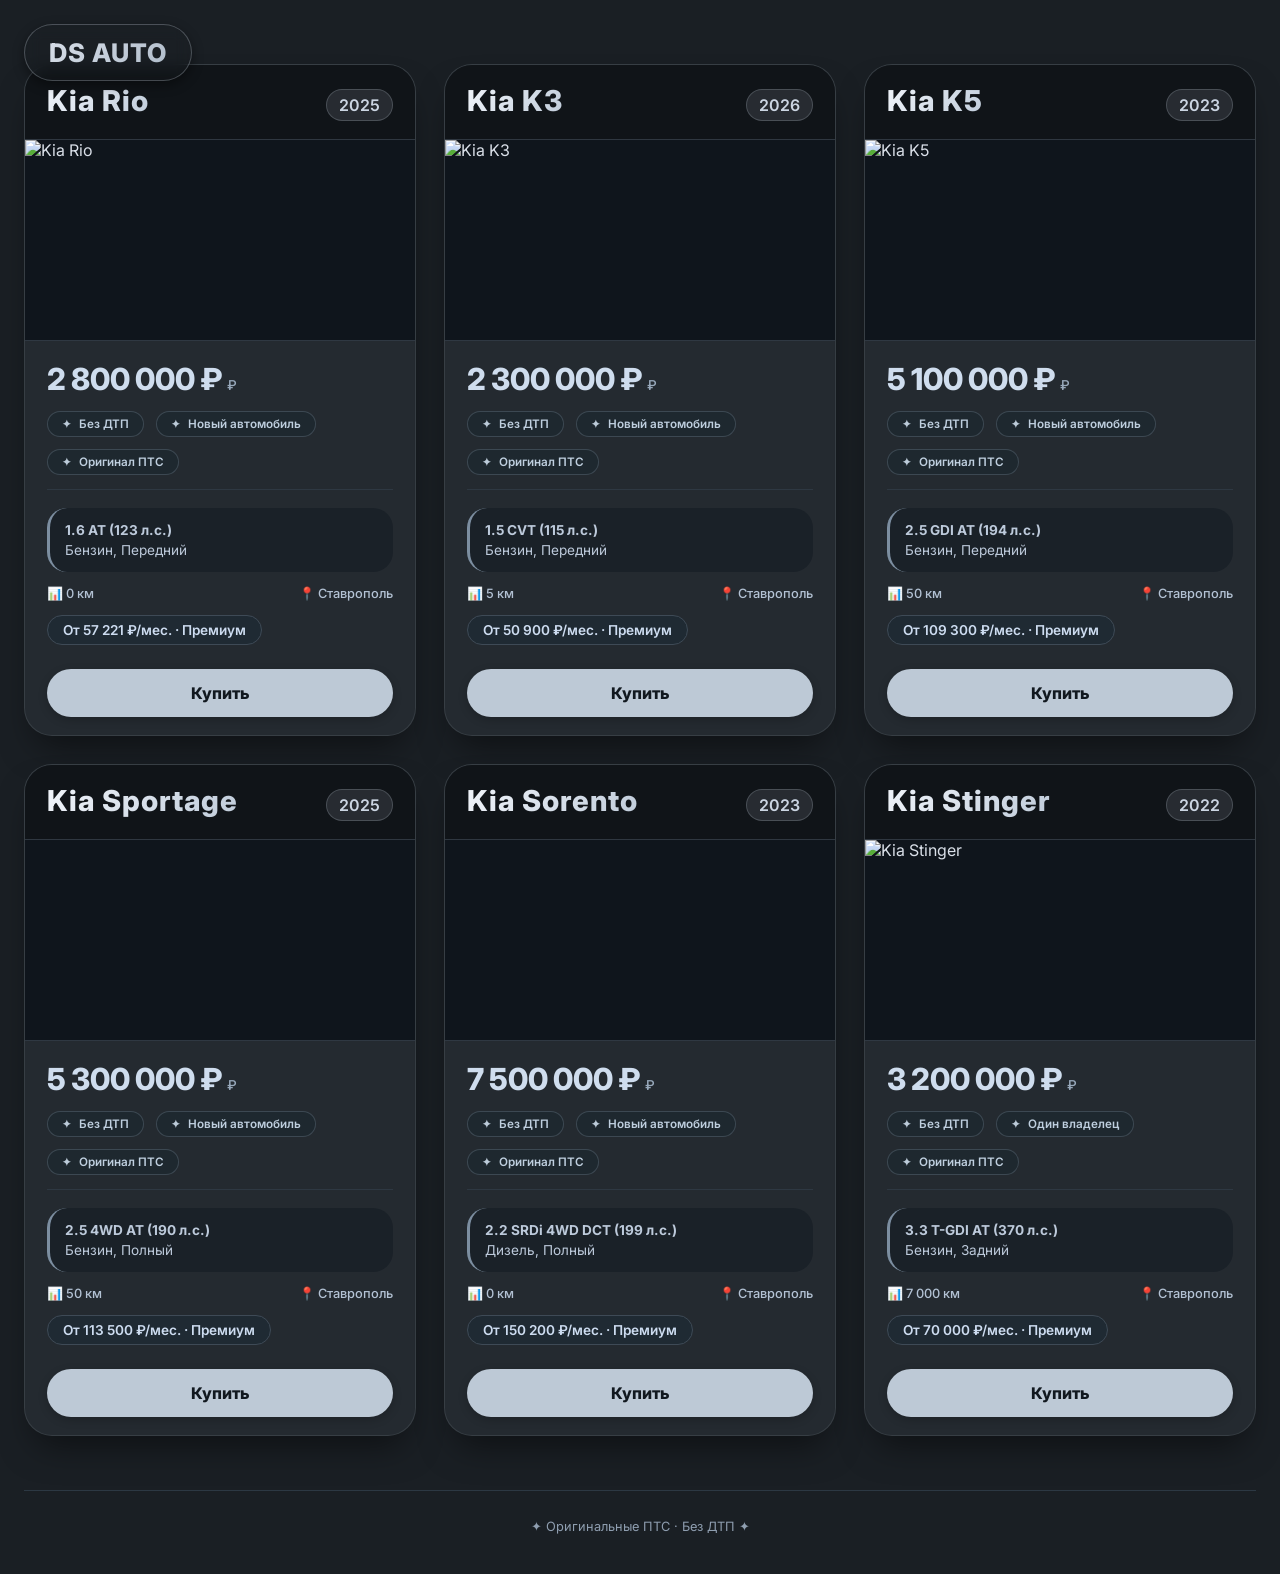
<file: kia.html>
<!DOCTYPE html>
<html lang="ru">
<head>
    <meta charset="UTF-8">
    <meta name="viewport" content="width=device-width, initial-scale=1.0, user-scalable=yes">
    <title>DS Auto | Премиум автомобили</title>
    <link href="https://fonts.googleapis.com/css2?family=Inter:opsz,wght@14..32,300;14..32,400;14..32,500;14..32,600;14..32,700;14..32,800&display=swap" rel="stylesheet">
</head>
<body>
<link rel="stylesheet" href="css/cars.css">
<a href="index.html" class="logo-button" id="dsLogoBtn">DS AUTO</a>

<div class="container">
    <div class="cars-grid" id="carsGrid"></div>
    <div class="footer-message">✦ Оригинальные ПТС · Без ДТП  ✦</div>
</div>

<div id="orderModal" class="modal">
    <div class="modal-content">
        <h3>Заказать автомобиль</h3>
        <div class="modal-sub" id="modalCarTitle">Выберите авто в карточке</div>
        <form id="buyerForm">
            <div class="form-group">
                <label>ФИО *</label>
                <input type="text" id="fullName" placeholder="Иванов Иван Петрович" autocomplete="name">
                <div class="error-msg" id="nameError">Укажите корректное ФИО (минимум два слова)</div>
            </div>
            <div class="form-group">
                <label>Номер телефона *</label>
                <input type="tel" id="phone" placeholder="+7 (999) 123-45-67" autocomplete="tel">
                <div class="error-msg" id="phoneError">Введите действующий номер (не менее 10 цифр)</div>
            </div>
            <div class="form-group">
                <label>Электронная почта *</label>
                <input type="email" id="email" placeholder="name@example.com" autocomplete="email">
                <div class="error-msg" id="emailError">Пример: client@dsauto.ru</div>
            </div>
            <div class="modal-buttons">
                <button type="submit" class="submit-btn">Оформить</button>
                <button type="button" class="cancel-btn" id="closeModalBtn">Отмена</button>
            </div>
        </form>
    </div>
</div>

<script>
    const carsData = [
        { brand: "Kia", model: "Rio", year: 2025, price: 2800000, monthly: 57221, mileage: "0 км", engine: "1.6 AT (123 л.с.)", fuelDrive: "Бензин, Передний", city: "Ставрополь", dtp: "Без ДТП", owners: "Новый автомобиль", pts: "Оригинал ПТС", imageUrl: "https://avatars.mds.yandex.net/i?id=0ccde1f9fb1c1e65149433eb057c8486f0b8ef74-4612093-images-thumbs&n=13", alt: "Kia Rio" },
        { brand: "Kia", model: "K3", year: 2026, price: 2300000, monthly: 50900, mileage: "5 км", engine: "1.5 CVT (115 л.с.)", fuelDrive: "Бензин, Передний", city: "Ставрополь", dtp: "Без ДТП", owners: "Новый автомобиль", pts: "Оригинал ПТС", imageUrl: "https://avatars.mds.yandex.net/i?id=f47e72691dcfb4820e8c5643af53c93094a72635-9666026-images-thumbs&n=13", alt: "Kia K3" },
        { brand: "Kia", model: "K5", year: 2023, price: 5100000, monthly: 109300, mileage: "50 км", engine: "2.5 GDI AT (194 л.с.)", fuelDrive: "Бензин, Передний", city: "Ставрополь", dtp: "Без ДТП", owners: "Новый автомобиль", pts: "Оригинал ПТС", imageUrl: "https://avatars.mds.yandex.net/i?id=8a8a9e644e1465dda6024056a940aa4901886a4d-7051980-images-thumbs&n=13", alt: "Kia K5" },
        { brand: "Kia", model: "Sportage", year: 2025, price: 5300000, monthly: 113500, mileage: "50 км", engine: "2.5 4WD AT (190 л.с.)", fuelDrive: "Бензин, Полный", city: "Ставрополь", dtp: "Без ДТП", owners: "Новый автомобиль", pts: "Оригинал ПТС", imageUrl: "https://avatars.mds.yandex.net/i?id=206d6e14940d9adf41183035b0ae68cc6f291b16-16113152-images-thumbs&n=13", alt: "Kia Sportage" },
        { brand: "Kia", model: "Sorento", year: 2023, price: 7500000, monthly: 150200, mileage: "0 км", engine: "2.2 SRDi 4WD DCT (199 л.с.)", fuelDrive: "Дизель, Полный", city: "Ставрополь", dtp: "Без ДТП", owners: "Новый автомобиль", pts: "Оригинал ПТС", imageUrl: "https://avatars.mds.yandex.net/i?id=ce3af71cf6ee10b5c18059b987f6caae646f903a-17727077-images-thumbs&n=13", alt: "Kia Sorento" },
        { brand: "Kia", model: "Stinger", year: 2022, price: 3200000, monthly: 70000, mileage: "7 000 км", engine: "3.3 T-GDI AT (370 л.с.)", fuelDrive: "Бензин, Задний", city: "Ставрополь", dtp: "Без ДТП", owners: "Один владелец", pts: "Оригинал ПТС", imageUrl: "https://avatars.mds.yandex.net/i?id=474e9ccee79bb460a42e1cd3d1582b5d7c1fff4f-5249548-images-thumbs&n=13", alt: "Kia Stinger" },
    ];

    function renderCards() {
        const grid = document.getElementById('carsGrid');
        if (!grid) return;
        grid.innerHTML = '';

        carsData.forEach((car) => {
            const card = document.createElement('div');
            card.className = 'car-card';

            const brandDiv = document.createElement('div');
            brandDiv.className = 'card-brand';
            brandDiv.innerHTML = `
                <div class="brand-name">${car.brand} ${car.model}</div>
                <div class="brand-year">${car.year}</div>
            `;
            
            const imageWrapper = document.createElement('div');
            imageWrapper.className = 'image-wrapper';
            const img = document.createElement('img');
            img.src = car.imageUrl;
            img.alt = car.alt || `${car.brand} ${car.model}`;
            img.className = 'car-image';
            img.loading = "lazy";
            img.onerror = function() {
                this.src = "https://placehold.co/800x500/1a2128/9eb0c2?text=" + encodeURIComponent(car.brand + " " + car.model);
                this.alt = `${car.brand} ${car.model}`;
            };
            imageWrapper.appendChild(img);
            
            const contentDiv = document.createElement('div');
            contentDiv.className = 'card-content';
            
            const priceSpan = document.createElement('div');
            priceSpan.className = 'price';
            priceSpan.innerHTML = `${window.formatPrice(car.price)} <small>₽</small>`;
            
            const badgesDiv = document.createElement('div');
            badgesDiv.className = 'badge-stats';
            badgesDiv.innerHTML = `
                <span class="chip">${car.dtp}</span>
                <span class="chip">${car.owners}</span>
                <span class="chip">${car.pts}</span>
            `;
            
            const specsDiv = document.createElement('div');
            specsDiv.className = 'specs';
            specsDiv.innerHTML = `<strong>${car.engine}</strong><br>${car.fuelDrive}`;
            
            const mileLoc = document.createElement('div');
            mileLoc.className = 'mileage-location';
            mileLoc.innerHTML = `
                <span>📊 ${car.mileage}</span>
                <span>📍 ${car.city}</span>
            `;
            
            const monthlySpan = document.createElement('div');
            monthlySpan.className = 'monthly';
            monthlySpan.innerHTML = `От ${car.monthly.toLocaleString('ru-RU')} ₽/мес. · Премиум`;
            
            const buyBtn = document.createElement('button');
            buyBtn.className = 'btn-buy';
            buyBtn.innerText = 'Купить';
            buyBtn.addEventListener('click', (e) => {
                e.preventDefault();
                window.openOrderModal(car);
            });
            
            contentDiv.appendChild(priceSpan);
            contentDiv.appendChild(badgesDiv);
            contentDiv.appendChild(specsDiv);
            contentDiv.appendChild(mileLoc);
            contentDiv.appendChild(monthlySpan);
            contentDiv.appendChild(buyBtn);
            
            card.appendChild(brandDiv);
            card.appendChild(imageWrapper);
            card.appendChild(contentDiv);
            grid.appendChild(card);
        });
    }

    document.addEventListener('DOMContentLoaded', () => {
        renderCards();
        if (window.initEventHandlers) {
            window.initEventHandlers();
        }
    });
</script>
<script src="js/cars.js"></script>
</body>
</html>
</file>
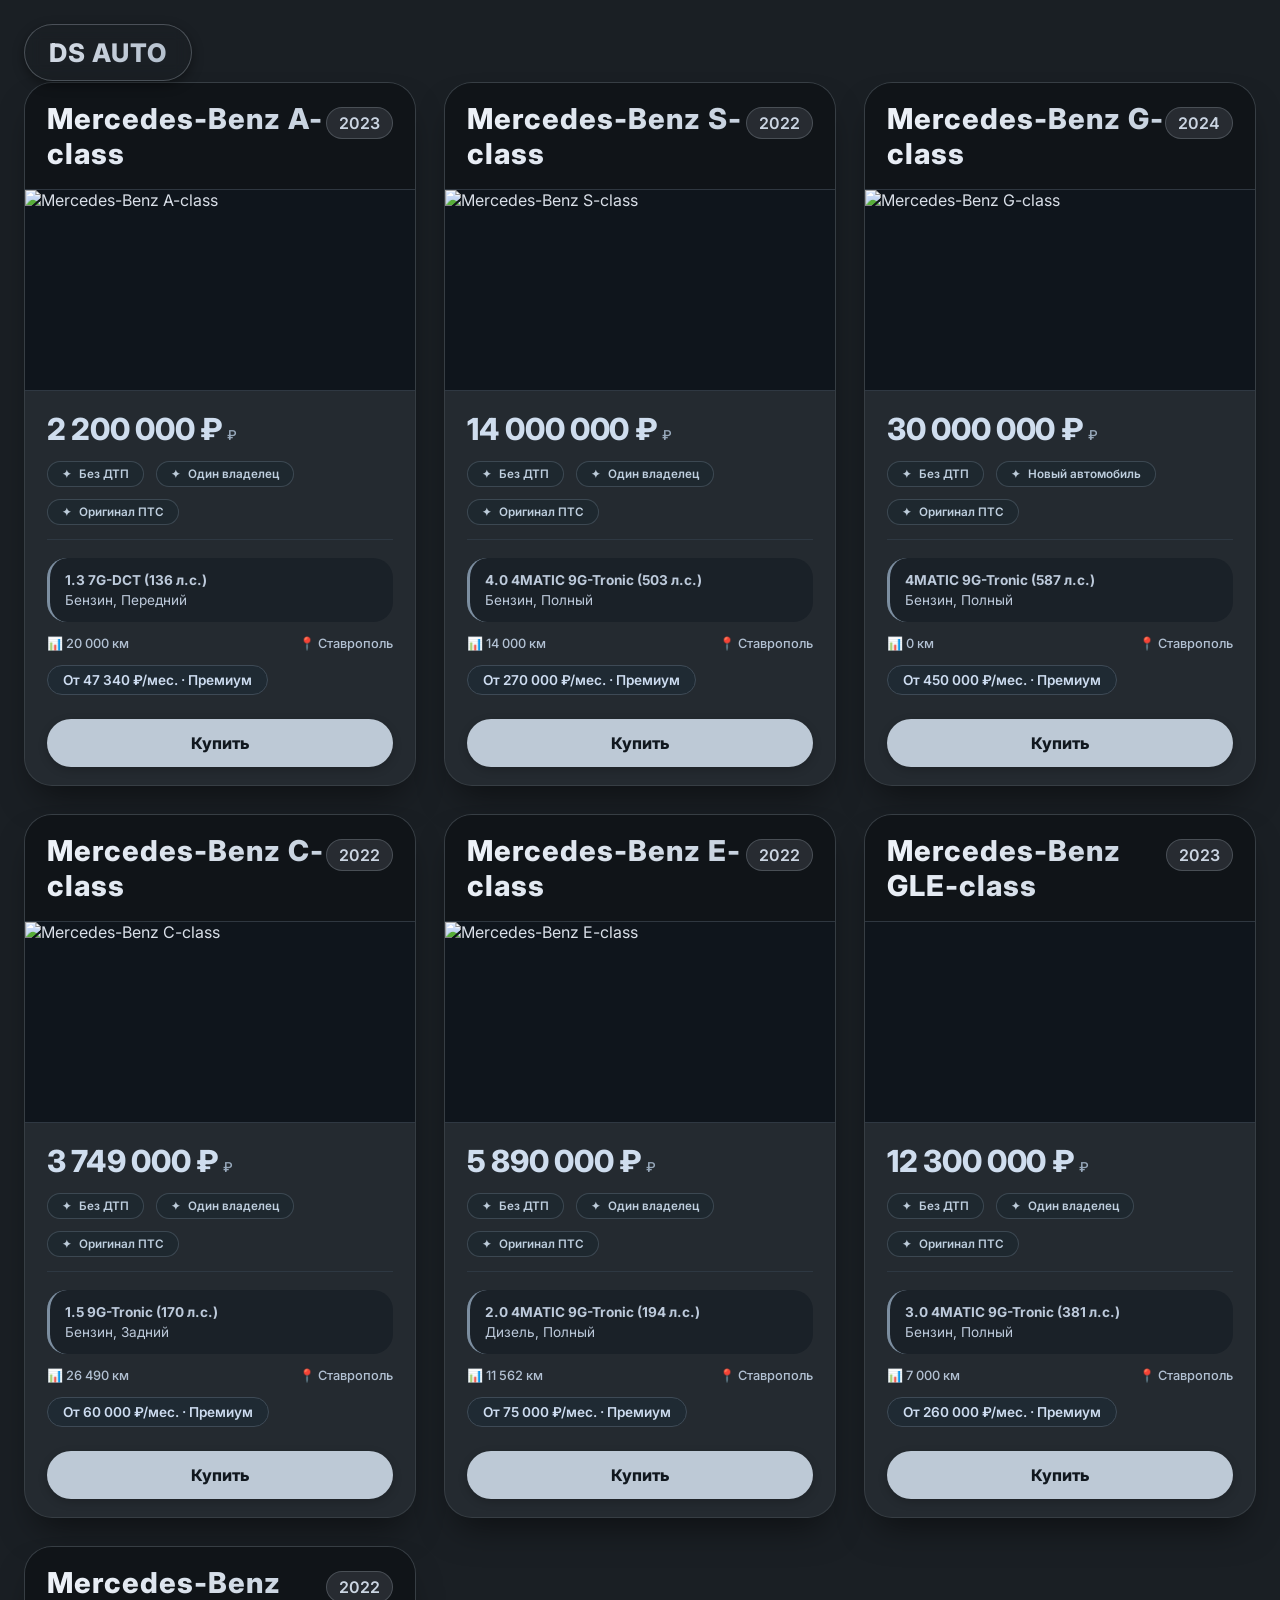
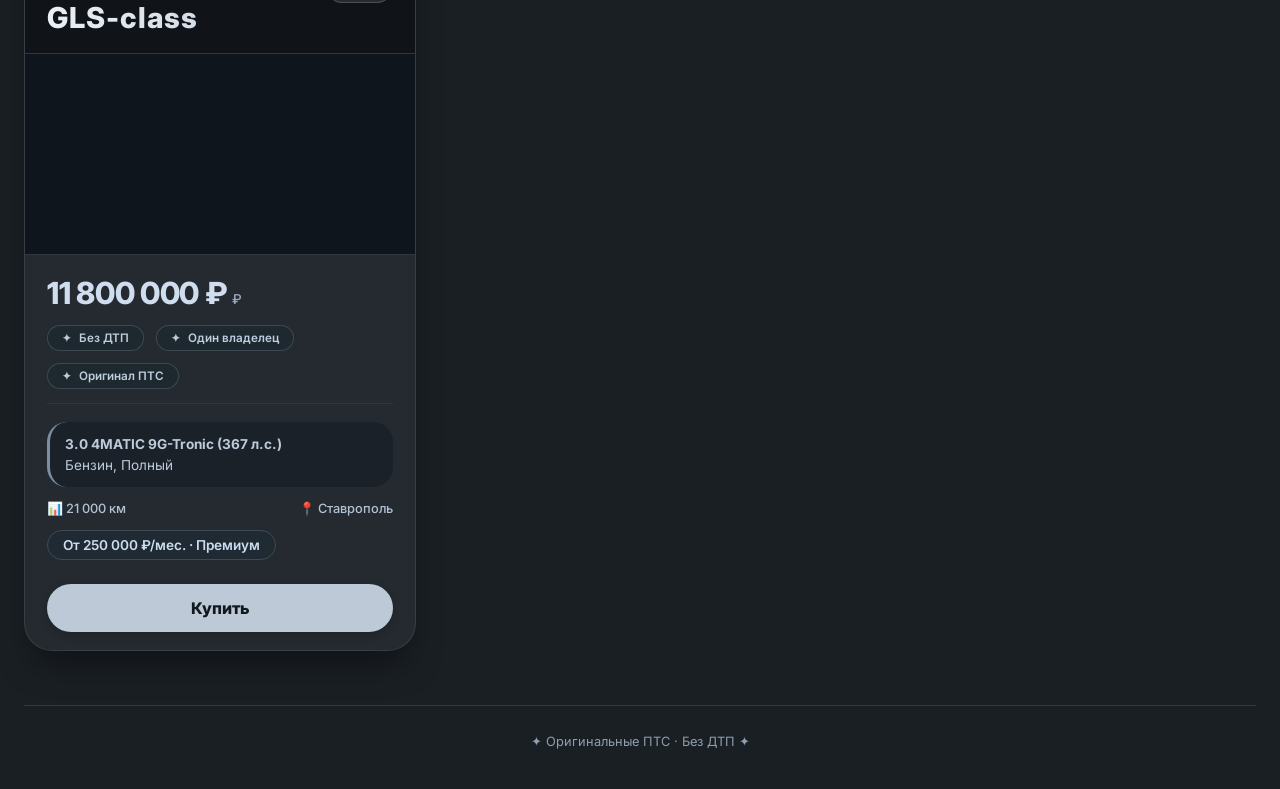
<file: mercedes-benz.html>
<!DOCTYPE html>
<html lang="ru">
<head>
    <meta charset="UTF-8">
    <meta name="viewport" content="width=device-width, initial-scale=1.0, user-scalable=yes">
    <title>DS Auto | Премиум автомобили</title>
    <!-- Google Fonts -->
    <link href="https://fonts.googleapis.com/css2?family=Inter:opsz,wght@14..32,300;14..32,400;14..32,500;14..32,600;14..32,700;14..32,800&display=swap" rel="stylesheet">
</head>
<body>
<link rel="stylesheet" href="css/cars.css">
<a href="index.html" class="logo-button" id="dsLogoBtn">DS AUTO</a>

<div class="container">
    <div class="page-header"></div>
    <div class="cars-grid" id="carsGrid"></div>
    <div class="footer-message">✦ Оригинальные ПТС · Без ДТП  ✦</div>
</div>

<div id="orderModal" class="modal">
    <div class="modal-content">
        <h3>Заказать автомобиль</h3>
        <div class="modal-sub" id="modalCarTitle">Выберите авто в карточке</div>
        <form id="buyerForm">
            <div class="form-group">
                <label>ФИО *</label>
                <input type="text" id="fullName" placeholder="Иванов Иван Петрович" autocomplete="name">
                <div class="error-msg" id="nameError">Укажите корректное ФИО (минимум два слова)</div>
            </div>
            <div class="form-group">
                <label>Номер телефона *</label>
                <input type="tel" id="phone" placeholder="+7 (999) 123-45-67" autocomplete="tel">
                <div class="error-msg" id="phoneError">Введите действующий номер (не менее 10 цифр)</div>
            </div>
            <div class="form-group">
                <label>Электронная почта *</label>
                <input type="email" id="email" placeholder="name@example.com" autocomplete="email">
                <div class="error-msg" id="emailError">Пример: client@dsauto.ru</div>
            </div>
            <div class="modal-buttons">
                <button type="submit" class="submit-btn">Оформить</button>
                <button type="button" class="cancel-btn" id="closeModalBtn">Отмена</button>
            </div>
        </form>
    </div>
</div>

<script>
    const carsData = [
        { brand: "Mercedes-Benz", model: "A-class", year: 2023, price: 2200000, monthly: 47340, mileage: "20 000 км", engine: "1.3 7G-DCT (136 л.с.)", fuelDrive: "Бензин, Передний", city: "Ставрополь", dtp: "Без ДТП", owners: "Один владелец", pts: "Оригинал ПТС", imageUrl: "https://avatars.mds.yandex.net/i?id=7bcb107642296466c1ccd6b98940cc02fe304ff9-5870394-images-thumbs&n=13", alt: "Mercedes-Benz A-class" },
        { brand: "Mercedes-Benz", model: "S-class", year: 2022, price: 14000000, monthly: 270000, mileage: "14 000 км", engine: "4.0 4MATIC 9G-Tronic (503 л.с.)", fuelDrive: "Бензин, Полный", city: "Ставрополь", dtp: "Без ДТП", owners: "Один владелец", pts: "Оригинал ПТС", imageUrl: "https://avatars.mds.yandex.net/i?id=496da61c8c7ec22e658d42a93ef7d7c748ccd789-5163423-images-thumbs&n=13", alt: "Mercedes-Benz S-class" },
        { brand: "Mercedes-Benz", model: "G-class", year: 2024, price: 30000000, monthly: 450000, mileage: "0 км", engine: "4MATIC 9G-Tronic (587 л.с.)", fuelDrive: "Бензин, Полный", city: "Ставрополь", dtp: "Без ДТП", owners: "Новый автомобиль", pts: "Оригинал ПТС", imageUrl: "https://avatars.mds.yandex.net/i?id=14b2817e4e7ac855a6ec636bb52e254239ca87bd-11481522-images-thumbs&n=13", alt: "Mercedes-Benz G-class" },
        { brand: "Mercedes-Benz", model: "C-class", year: 2022, price: 3749000, monthly: 60000, mileage: "26 490 км", engine: "1.5 9G-Tronic (170 л.с.)", fuelDrive: "Бензин, Задний", city: "Ставрополь", dtp: "Без ДТП", owners: "Один владелец", pts: "Оригинал ПТС", imageUrl: "https://avatars.mds.yandex.net/i?id=e396627e11015333c50d81c23ace4dd52d2453e7-5234584-images-thumbs&n=13", alt: "Mercedes-Benz C-class" },
        { brand: "Mercedes-Benz", model: "E-class", year: 2022, price: 5890000, monthly: 75000, mileage: "11 562 км", engine: "2.0 4MATIC 9G-Tronic (194 л.с.)", fuelDrive: "Дизель, Полный", city: "Ставрополь", dtp: "Без ДТП", owners: "Один владелец", pts: "Оригинал ПТС", imageUrl: "https://avatars.mds.yandex.net/i?id=e57d0ca4b3a99b277f3b468601263069caa956da-12690968-images-thumbs&n=13", alt: "Mercedes-Benz E-class" },
        { brand: "Mercedes-Benz", model: "GLE-class", year: 2023, price: 12300000, monthly: 260000, mileage: "7 000 км", engine: "3.0 4MATIC 9G-Tronic (381 л.с.)", fuelDrive: "Бензин, Полный", city: "Ставрополь", dtp: "Без ДТП", owners: "Один владелец", pts: "Оригинал ПТС", imageUrl: "https://avatars.mds.yandex.net/i?id=f71703b975bb85865468faf5e72b4848a3a5fc56-12510741-images-thumbs&n=13", alt: "Mercedes-Benz GLE-class" },
        { brand: "Mercedes-Benz", model: "GLS-class", year: 2022, price: 11800000, monthly: 250000, mileage: "21 000 км", engine: "3.0 4MATIC 9G-Tronic (367 л.с.)", fuelDrive: "Бензин, Полный", city: "Ставрополь", dtp: "Без ДТП", owners: "Один владелец", pts: "Оригинал ПТС", imageUrl: "https://avatars.mds.yandex.net/i?id=442ecbb031f350ae28c190131aae5b3e77f49f0e-9149794-images-thumbs&n=13", alt: "Mercedes-Benz GLS-class" }
    ];
    function formatPrice(price) {
        return price.toLocaleString('ru-RU') + " ₽";
    }
    function showSuccessToast(carName, clientName) {
        const existingToast = document.querySelector('.success-toast');
        if (existingToast) existingToast.remove();

        const toast = document.createElement('div');
        toast.className = 'success-toast';
       
        const firstName = clientName.trim().split(/\s+/)[0] || 'Клиент';
        
        toast.innerHTML = `
            <div class="toast-icon">✓</div>
            <div class="toast-content">
                <strong>Заявка успешно принята! 🚀</strong>
                <p>${firstName}, ваш запрос на <strong>${carName}</strong> получен.<br>Менеджер DS Auto свяжется с вами в течение 15 минут.</p>
            </div>
        `;
        
        document.body.appendChild(toast);
        
        setTimeout(() => {
            toast.classList.add('show');
        }, 10);
        
        setTimeout(() => {
            toast.classList.remove('show');
            setTimeout(() => {
                if (toast.parentNode) toast.remove();
            }, 400);
        }, 4800);
    }

    function renderCards() {
        const grid = document.getElementById('carsGrid');
        if (!grid) return;
        grid.innerHTML = '';

        carsData.forEach((car) => {
            const card = document.createElement('div');
            card.className = 'car-card';

            const brandDiv = document.createElement('div');
            brandDiv.className = 'card-brand';
            brandDiv.innerHTML = `
                <div class="brand-name">${car.brand} ${car.model}</div>
                <div class="brand-year">${car.year}</div>
            `;
            
            const imageWrapper = document.createElement('div');
            imageWrapper.className = 'image-wrapper';
            const img = document.createElement('img');
            img.src = car.imageUrl;
            img.alt = car.alt || `${car.brand} ${car.model}`;
            img.className = 'car-image';
            img.loading = "lazy";
            img.onerror = function() {
                this.src = "https://placehold.co/800x500/1a2128/9eb0c2?text=" + encodeURIComponent(car.brand + " " + car.model);
                this.alt = `${car.brand} ${car.model}`;
            };
            imageWrapper.appendChild(img);
            
            const contentDiv = document.createElement('div');
            contentDiv.className = 'card-content';
            
            const priceSpan = document.createElement('div');
            priceSpan.className = 'price';
            priceSpan.innerHTML = `${formatPrice(car.price)} <small>₽</small>`;
            
            const badgesDiv = document.createElement('div');
            badgesDiv.className = 'badge-stats';
            badgesDiv.innerHTML = `
                <span class="chip">${car.dtp}</span>
                <span class="chip">${car.owners}</span>
                <span class="chip">${car.pts}</span>
            `;
            
            const specsDiv = document.createElement('div');
            specsDiv.className = 'specs';
            specsDiv.innerHTML = `<strong>${car.engine}</strong><br>${car.fuelDrive}`;
            
            const mileLoc = document.createElement('div');
            mileLoc.className = 'mileage-location';
            mileLoc.innerHTML = `
                <span>📊 ${car.mileage}</span>
                <span>📍 ${car.city}</span>
            `;
            
            const monthlySpan = document.createElement('div');
            monthlySpan.className = 'monthly';
            monthlySpan.innerHTML = `От ${car.monthly.toLocaleString('ru-RU')} ₽/мес. · Премиум`;
            
            const buyBtn = document.createElement('button');
            buyBtn.className = 'btn-buy';
            buyBtn.innerText = 'Купить';
            buyBtn.addEventListener('click', (e) => {
                e.preventDefault();
                openOrderModal(car);
            });
            
            contentDiv.appendChild(priceSpan);
            contentDiv.appendChild(badgesDiv);
            contentDiv.appendChild(specsDiv);
            contentDiv.appendChild(mileLoc);
            contentDiv.appendChild(monthlySpan);
            contentDiv.appendChild(buyBtn);
            
            card.appendChild(brandDiv);
            card.appendChild(imageWrapper);
            card.appendChild(contentDiv);
            grid.appendChild(card);
        });
    }

    const modal = document.getElementById('orderModal');
    const modalCarTitleSpan = document.getElementById('modalCarTitle');
    let currentSelectedCar = null;

    function openOrderModal(car) {
        currentSelectedCar = car;
        modalCarTitleSpan.innerText = `${car.brand} ${car.model} · ${car.year}  |  ${formatPrice(car.price)}`;
        document.getElementById('fullName').value = '';
        document.getElementById('phone').value = '';
        document.getElementById('email').value = '';
        hideAllErrors();
        modal.classList.add('active');
    }

    function closeModal() {
        modal.classList.remove('active');
        currentSelectedCar = null;
    }

    function hideAllErrors() {
        document.getElementById('nameError').style.display = 'none';
        document.getElementById('phoneError').style.display = 'none';
        document.getElementById('emailError').style.display = 'none';
    }

    function validateForm() {
        let isValid = true;
        const fullName = document.getElementById('fullName').value.trim();
        const phone = document.getElementById('phone').value.trim();
        const email = document.getElementById('email').value.trim();
        
        const nameWords = fullName.split(/\s+/);
        if (fullName.length < 5 || nameWords.length < 2) {
            document.getElementById('nameError').style.display = 'block';
            isValid = false;
        } else {
            document.getElementById('nameError').style.display = 'none';
        }
        
        const phoneDigits = phone.replace(/[\s\(\)\-\+]/g, '');
        if (phoneDigits.length < 10 || phoneDigits.length > 15 || !/^[\d]+$/.test(phoneDigits)) {
            document.getElementById('phoneError').style.display = 'block';
            isValid = false;
        } else {
            document.getElementById('phoneError').style.display = 'none';
        }
        
        const emailPattern = /^[^\s@]+@([^\s@]+\.)+[^\s@]+$/;
        if (!emailPattern.test(email)) {
            document.getElementById('emailError').style.display = 'block';
            isValid = false;
        } else {
            document.getElementById('emailError').style.display = 'none';
        }
        return isValid;
    }

    const form = document.getElementById('buyerForm');
    form.addEventListener('submit', (e) => {
        e.preventDefault();
        if (!validateForm()) return;
        
        const fullName = document.getElementById('fullName').value.trim();
        const phone = document.getElementById('phone').value.trim();
        const email = document.getElementById('email').value.trim();
        
        const carInfo = currentSelectedCar ? `${currentSelectedCar.brand} ${currentSelectedCar.model} (${currentSelectedCar.year})` : 'Автомобиль DS Auto';
        
        showSuccessToast(carInfo, fullName);
        
        console.log(`✅ Заявка: ${fullName}, ${phone}, ${email}, Авто: ${carInfo}`);
        
        closeModal();
        form.reset();
        hideAllErrors();
    });
    
    window.addEventListener('click', (e) => {
        if (e.target === modal) closeModal();
    });
    document.getElementById('closeModalBtn').addEventListener('click', closeModal);
    
    const nameInp = document.getElementById('fullName');
    const phoneInp = document.getElementById('phone');
    const emailInp = document.getElementById('email');
    nameInp.addEventListener('input', () => document.getElementById('nameError').style.display = 'none');
    phoneInp.addEventListener('input', () => document.getElementById('phoneError').style.display = 'none');
    emailInp.addEventListener('input', () => document.getElementById('emailError').style.display = 'none');
    
    const logoBtn = document.getElementById('dsLogoBtn');
    logoBtn.addEventListener('click', () => {
        window.scrollTo({ top: 0, behavior: 'smooth' });

        const tempMsg = document.createElement('div');
        tempMsg.innerText = 'Добро пожаловать в DS Auto';
        tempMsg.style.position = 'fixed';
        tempMsg.style.bottom = '30px';
        tempMsg.style.left = '50%';
        tempMsg.style.transform = 'translateX(-50%)';
        tempMsg.style.backgroundColor = '#2d3741';
        tempMsg.style.color = '#e0e9f2';
        tempMsg.style.padding = '12px 24px';
        tempMsg.style.borderRadius = '60px';
        tempMsg.style.fontWeight = '600';
        tempMsg.style.zIndex = '1200';
        tempMsg.style.backdropFilter = 'blur(12px)';
        tempMsg.style.border = '1px solid rgba(210,220,240,0.3)';
        tempMsg.style.fontSize = '0.9rem';
        document.body.appendChild(tempMsg);
        setTimeout(() => {
            tempMsg.style.opacity = '0';
            setTimeout(() => tempMsg.remove(), 500);
        }, 1800);
        if (modal.classList.contains('active')) closeModal();
    });
    
    renderCards();
</script>
</body>
</html>
</file>
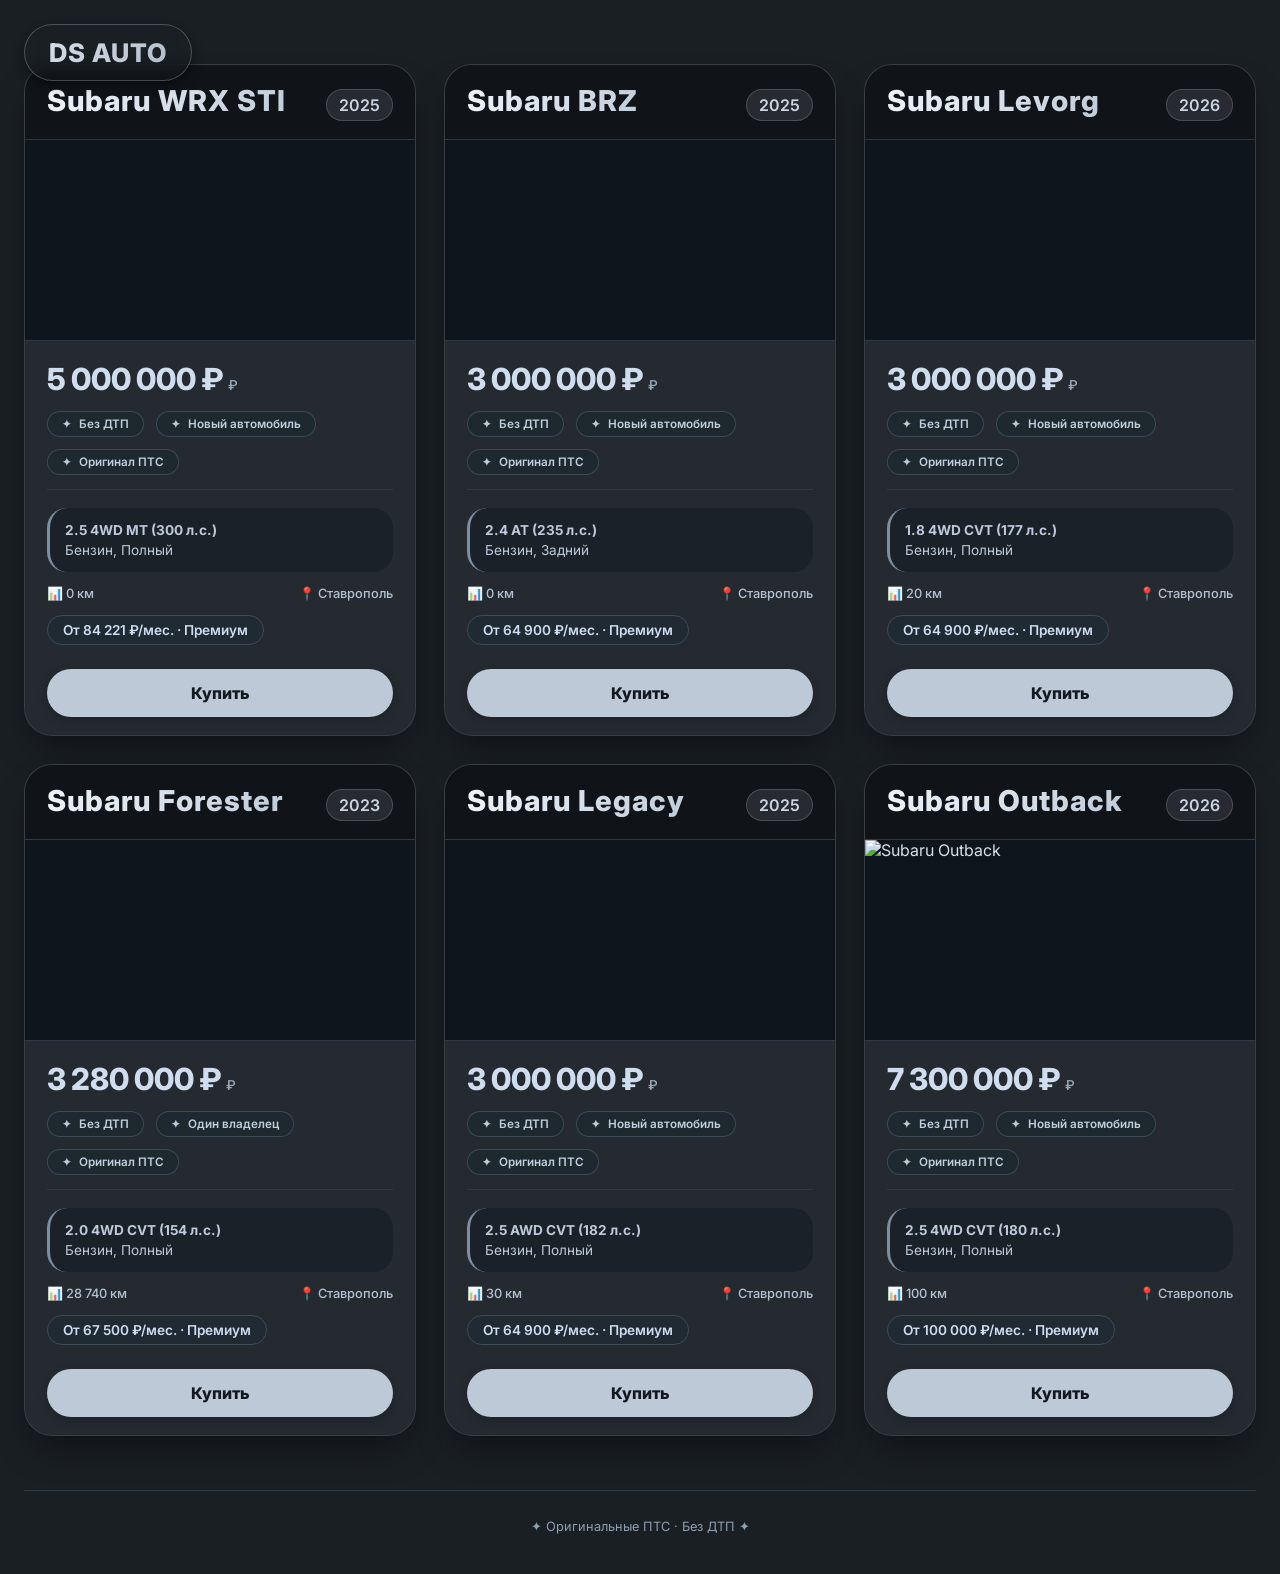
<file: subaru.html>
<!DOCTYPE html>
<html lang="ru">
<head>
    <meta charset="UTF-8">
    <meta name="viewport" content="width=device-width, initial-scale=1.0, user-scalable=yes">
    <title>DS Auto | Премиум автомобили</title>
    <link href="https://fonts.googleapis.com/css2?family=Inter:opsz,wght@14..32,300;14..32,400;14..32,500;14..32,600;14..32,700;14..32,800&display=swap" rel="stylesheet">
</head>
<body>
<link rel="stylesheet" href="css/cars.css">
<a href="index.html" class="logo-button" id="dsLogoBtn">DS AUTO</a>

<div class="container">
    <div class="cars-grid" id="carsGrid"></div>
    <div class="footer-message">✦ Оригинальные ПТС · Без ДТП  ✦</div>
</div>

<div id="orderModal" class="modal">
    <div class="modal-content">
        <h3>Заказать автомобиль</h3>
        <div class="modal-sub" id="modalCarTitle">Выберите авто в карточке</div>
        <form id="buyerForm">
            <div class="form-group">
                <label>ФИО *</label>
                <input type="text" id="fullName" placeholder="Иванов Иван Петрович" autocomplete="name">
                <div class="error-msg" id="nameError">Укажите корректное ФИО (минимум два слова)</div>
            </div>
            <div class="form-group">
                <label>Номер телефона *</label>
                <input type="tel" id="phone" placeholder="+7 (999) 123-45-67" autocomplete="tel">
                <div class="error-msg" id="phoneError">Введите действующий номер (не менее 10 цифр)</div>
            </div>
            <div class="form-group">
                <label>Электронная почта *</label>
                <input type="email" id="email" placeholder="name@example.com" autocomplete="email">
                <div class="error-msg" id="emailError">Пример: client@dsauto.ru</div>
            </div>
            <div class="modal-buttons">
                <button type="submit" class="submit-btn">Оформить</button>
                <button type="button" class="cancel-btn" id="closeModalBtn">Отмена</button>
            </div>
        </form>
    </div>
</div>

<script>
    const carsData = [
        { brand: "Subaru", model: "WRX STI", year: 2025, price: 5000000, monthly: 84221, mileage: "0 км", engine: "2.5 4WD MT (300 л.с.)", fuelDrive: "Бензин, Полный", city: "Ставрополь", dtp: "Без ДТП", owners: "Новый автомобиль", pts: "Оригинал ПТС", imageUrl: "https://avatars.mds.yandex.net/i?id=24df11cbd368633a42c9b1121a8d499754cbfb0a-5141122-images-thumbs&n=13", alt: "Subaru WRX STI" },
        { brand: "Subaru", model: "BRZ", year: 2025, price: 3000000, monthly: 64900, mileage: "0 км", engine: "2.4 AT (235 л.с.)", fuelDrive: "Бензин, Задний", city: "Ставрополь", dtp: "Без ДТП", owners: "Новый автомобиль", pts: "Оригинал ПТС", imageUrl: "https://avatars.mds.yandex.net/i?id=a151ad59d1ae6fe98e9c06bbc13c3c8b7fc5a77b-8206800-images-thumbs&n=13", alt: "Subaru BRZ" },
        { brand: "Subaru", model: "Levorg", year: 2026, price: 3000000, monthly: 64900, mileage: "20 км", engine: "1.8 4WD CVT (177 л.с.)", fuelDrive: "Бензин, Полный", city: "Ставрополь", dtp: "Без ДТП", owners: "Новый автомобиль", pts: "Оригинал ПТС", imageUrl: "https://avatars.mds.yandex.net/i?id=dea5aac24d219abe26b527ecfd1ab3feb7cafdc0-6951187-images-thumbs&n=13", alt: "Subaru Levorg" },
        { brand: "Subaru", model: "Forester", year: 2023, price: 3280000, monthly: 67500, mileage: "28 740 км", engine: " 2.0 4WD CVT (154 л.с.)", fuelDrive: "Бензин, Полный", city: "Ставрополь", dtp: "Без ДТП", owners: "Один владелец", pts: "Оригинал ПТС", imageUrl: "https://avatars.mds.yandex.net/i?id=ac8c406ca1750fb933fcc70b7f9c947c2aa66372-5260040-images-thumbs&n=13", alt: "Subaru Forester" },
        { brand: "Subaru", model: "Legacy", year: 2025, price: 3000000, monthly: 64900, mileage: "30 км", engine: "2.5 AWD CVT (182 л.с.)", fuelDrive: "Бензин, Полный", city: "Ставрополь", dtp: "Без ДТП", owners: "Новый автомобиль", pts: "Оригинал ПТС", imageUrl: "https://avatars.mds.yandex.net/i?id=dba3ecc52f5e6c323f88142da09fc4c81cb52b6b-8152091-images-thumbs&n=13", alt: "Subaru Legacy" },
        { brand: "Subaru", model: "Outback", year: 2026, price: 7300000, monthly: 100000, mileage: "100 км", engine: "2.5 4WD CVT (180 л.с.)", fuelDrive: "Бензин, Полный", city: "Ставрополь", dtp: "Без ДТП", owners: "Новый автомобиль", pts: "Оригинал ПТС", imageUrl: "https://avatars.mds.yandex.net/i?id=f25fad30359f6c556871f89d538e32c9af5f8f52-5205517-images-thumbs&n=13", alt: "Subaru Outback" },
    ];

    function renderCards() {
        const grid = document.getElementById('carsGrid');
        if (!grid) return;
        grid.innerHTML = '';

        carsData.forEach((car) => {
            const card = document.createElement('div');
            card.className = 'car-card';

            const brandDiv = document.createElement('div');
            brandDiv.className = 'card-brand';
            brandDiv.innerHTML = `
                <div class="brand-name">${car.brand} ${car.model}</div>
                <div class="brand-year">${car.year}</div>
            `;
            
            const imageWrapper = document.createElement('div');
            imageWrapper.className = 'image-wrapper';
            const img = document.createElement('img');
            img.src = car.imageUrl;
            img.alt = car.alt || `${car.brand} ${car.model}`;
            img.className = 'car-image';
            img.loading = "lazy";
            img.onerror = function() {
                this.src = "https://placehold.co/800x500/1a2128/9eb0c2?text=" + encodeURIComponent(car.brand + " " + car.model);
                this.alt = `${car.brand} ${car.model}`;
            };
            imageWrapper.appendChild(img);
            
            const contentDiv = document.createElement('div');
            contentDiv.className = 'card-content';
            
            const priceSpan = document.createElement('div');
            priceSpan.className = 'price';
            priceSpan.innerHTML = `${window.formatPrice(car.price)} <small>₽</small>`;
            
            const badgesDiv = document.createElement('div');
            badgesDiv.className = 'badge-stats';
            badgesDiv.innerHTML = `
                <span class="chip">${car.dtp}</span>
                <span class="chip">${car.owners}</span>
                <span class="chip">${car.pts}</span>
            `;
            
            const specsDiv = document.createElement('div');
            specsDiv.className = 'specs';
            specsDiv.innerHTML = `<strong>${car.engine}</strong><br>${car.fuelDrive}`;
            
            const mileLoc = document.createElement('div');
            mileLoc.className = 'mileage-location';
            mileLoc.innerHTML = `
                <span>📊 ${car.mileage}</span>
                <span>📍 ${car.city}</span>
            `;
            
            const monthlySpan = document.createElement('div');
            monthlySpan.className = 'monthly';
            monthlySpan.innerHTML = `От ${car.monthly.toLocaleString('ru-RU')} ₽/мес. · Премиум`;
            
            const buyBtn = document.createElement('button');
            buyBtn.className = 'btn-buy';
            buyBtn.innerText = 'Купить';
            buyBtn.addEventListener('click', (e) => {
                e.preventDefault();
                window.openOrderModal(car);
            });
            
            contentDiv.appendChild(priceSpan);
            contentDiv.appendChild(badgesDiv);
            contentDiv.appendChild(specsDiv);
            contentDiv.appendChild(mileLoc);
            contentDiv.appendChild(monthlySpan);
            contentDiv.appendChild(buyBtn);
            
            card.appendChild(brandDiv);
            card.appendChild(imageWrapper);
            card.appendChild(contentDiv);
            grid.appendChild(card);
        });
    }

    document.addEventListener('DOMContentLoaded', () => {
        renderCards();

        if (window.initEventHandlers) {
            window.initEventHandlers();
        }
    });
</script>
<script src="js/cars.js"></script>
</body>
</html>
</file>
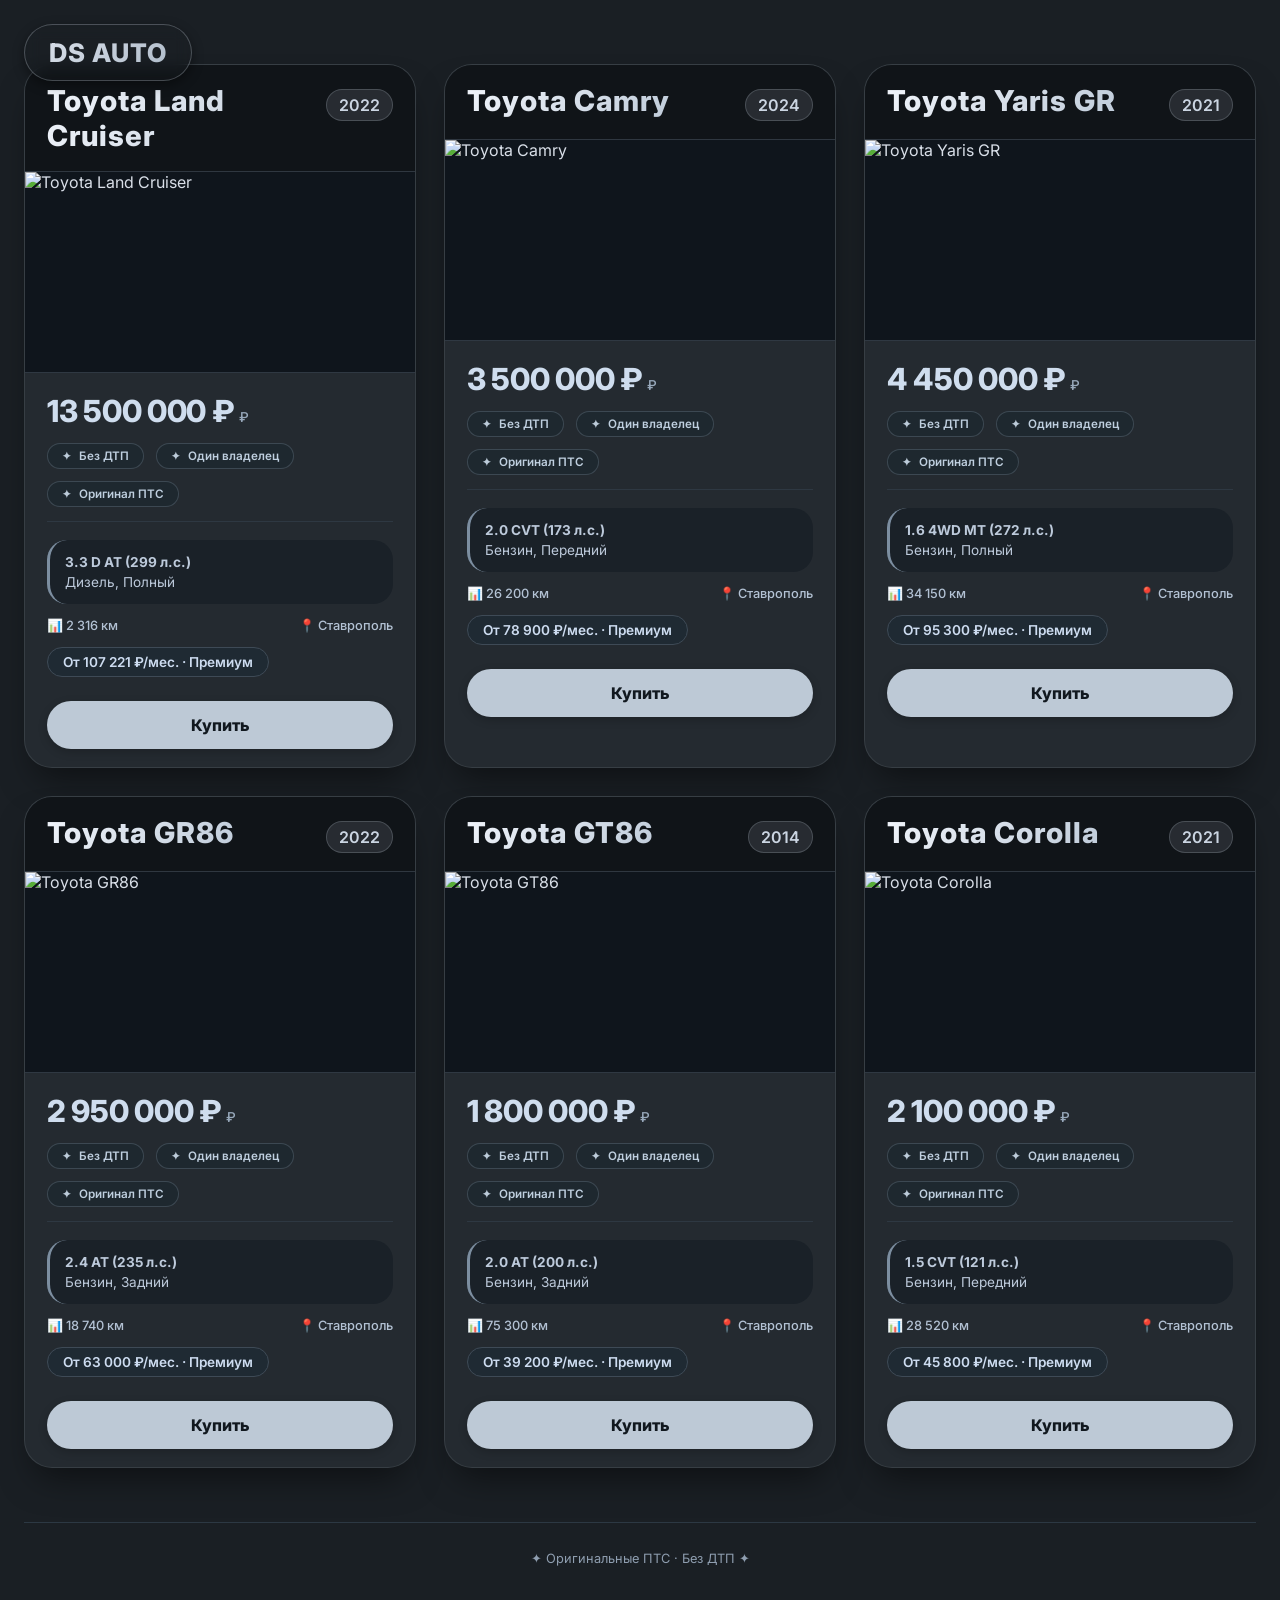
<file: toyota.html>
<!DOCTYPE html>
<html lang="ru">
<head>
    <meta charset="UTF-8">
    <meta name="viewport" content="width=device-width, initial-scale=1.0, user-scalable=yes">
    <title>DS Auto | Премиум автомобили</title>
    <link href="https://fonts.googleapis.com/css2?family=Inter:opsz,wght@14..32,300;14..32,400;14..32,500;14..32,600;14..32,700;14..32,800&display=swap" rel="stylesheet">
</head>
<body>
<link rel="stylesheet" href="css/cars.css">
<a href="index.html" class="logo-button" id="dsLogoBtn">DS AUTO</a>

<div class="container">
    <div class="cars-grid" id="carsGrid"></div>
    <div class="footer-message">✦ Оригинальные ПТС · Без ДТП  ✦</div>
</div>

<div id="orderModal" class="modal">
    <div class="modal-content">
        <h3>Заказать автомобиль</h3>
        <div class="modal-sub" id="modalCarTitle">Выберите авто в карточке</div>
        <form id="buyerForm">
            <div class="form-group">
                <label>ФИО *</label>
                <input type="text" id="fullName" placeholder="Иванов Иван Петрович" autocomplete="name">
                <div class="error-msg" id="nameError">Укажите корректное ФИО (минимум два слова)</div>
            </div>
            <div class="form-group">
                <label>Номер телефона *</label>
                <input type="tel" id="phone" placeholder="+7 (999) 123-45-67" autocomplete="tel">
                <div class="error-msg" id="phoneError">Введите действующий номер (не менее 10 цифр)</div>
            </div>
            <div class="form-group">
                <label>Электронная почта *</label>
                <input type="email" id="email" placeholder="name@example.com" autocomplete="email">
                <div class="error-msg" id="emailError">Пример: client@dsauto.ru</div>
            </div>
            <div class="modal-buttons">
                <button type="submit" class="submit-btn">Оформить</button>
                <button type="button" class="cancel-btn" id="closeModalBtn">Отмена</button>
            </div>
        </form>
    </div>
</div>

<script>
    const carsData = [
        { brand: "Toyota", model: "Land Cruiser", year: 2022, price: 13500000, monthly: 107221, mileage: "2 316 км", engine: "3.3 D AT (299 л.с.)", fuelDrive: "Дизель, Полный", city: "Ставрополь", dtp: "Без ДТП", owners: "Один владелец", pts: "Оригинал ПТС", imageUrl: "https://avatars.mds.yandex.net/i?id=a3846ca23a35769f44793d661fe8d4cb4202ac97-5438832-images-thumbs&n=13", alt: "Toyota Land Cruiser" },
        { brand: "Toyota", model: "Camry", year: 2024, price: 3500000, monthly: 78900, mileage: "26 200 км", engine: "2.0 CVT (173 л.с.)", fuelDrive: "Бензин, Передний", city: "Ставрополь", dtp: "Без ДТП", owners: "Один владелец", pts: "Оригинал ПТС", imageUrl: "https://avatars.mds.yandex.net/i?id=3358429bb05dadda31f14b3ac596a9a90587276a-9227066-images-thumbs&n=13", alt: "Toyota Camry" },
        { brand: "Toyota", model: "Yaris GR", year: 2021, price: 4450000, monthly: 95300, mileage: "34 150 км", engine: "1.6 4WD MT (272 л.с.)", fuelDrive: "Бензин, Полный", city: "Ставрополь", dtp: "Без ДТП", owners: "Один владелец", pts: "Оригинал ПТС", imageUrl: "https://avatars.mds.yandex.net/i?id=2775005a7dac8fd8eb72bf2cc300cb4a2da66730-10471591-images-thumbs&n=13", alt: "Toyota Yaris" },
        { brand: "Toyota", model: "GR86", year: 2022, price: 2950000, monthly: 63000, mileage: "18 740 км", engine: "2.4 AT (235 л.с.)", fuelDrive: "Бензин, Задний", city: "Ставрополь", dtp: "Без ДТП", owners: "Один владелец", pts: "Оригинал ПТС", imageUrl: "https://avatars.mds.yandex.net/i?id=92084e4a5cf40b663001f474dc68321270a934fa-5310557-images-thumbs&n=13", alt: "Toyota GR86" },
        { brand: "Toyota", model: "GT86", year: 2014, price: 1800000, monthly: 39200, mileage: "75 300 км", engine: "2.0 AT (200 л.с.)", fuelDrive: "Бензин, Задний", city: "Ставрополь", dtp: "Без ДТП", owners: "Один владелец", pts: "Оригинал ПТС", imageUrl: "https://avatars.mds.yandex.net/i?id=e69b3388d9906a9515ee23b8014edd9bc9d16be9-10915107-images-thumbs&n=13", alt: "Toyota GT86" },
        { brand: "Toyota", model: "Corolla", year: 2021, price: 2100000, monthly: 45800, mileage: "28 520 км", engine: "1.5 CVT (121 л.с.)", fuelDrive: "Бензин, Передний", city: "Ставрополь", dtp: "Без ДТП", owners: "Один владелец", pts: "Оригинал ПТС", imageUrl: "https://avatars.mds.yandex.net/i?id=870f62767cc3092007495c1ec6b3511321ed3ac3-4256731-images-thumbs&n=13", alt: "Toyota Corolla" },
    ];

    function renderCards() {
        const grid = document.getElementById('carsGrid');
        if (!grid) return;
        grid.innerHTML = '';

        carsData.forEach((car) => {
            const card = document.createElement('div');
            card.className = 'car-card';

            const brandDiv = document.createElement('div');
            brandDiv.className = 'card-brand';
            brandDiv.innerHTML = `
                <div class="brand-name">${car.brand} ${car.model}</div>
                <div class="brand-year">${car.year}</div>
            `;
            
            const imageWrapper = document.createElement('div');
            imageWrapper.className = 'image-wrapper';
            const img = document.createElement('img');
            img.src = car.imageUrl;
            img.alt = car.alt || `${car.brand} ${car.model}`;
            img.className = 'car-image';
            img.loading = "lazy";
            img.onerror = function() {
                this.src = "https://placehold.co/800x500/1a2128/9eb0c2?text=" + encodeURIComponent(car.brand + " " + car.model);
                this.alt = `${car.brand} ${car.model}`;
            };
            imageWrapper.appendChild(img);
            
            const contentDiv = document.createElement('div');
            contentDiv.className = 'card-content';
            
            const priceSpan = document.createElement('div');
            priceSpan.className = 'price';
            priceSpan.innerHTML = `${window.formatPrice(car.price)} <small>₽</small>`;
            
            const badgesDiv = document.createElement('div');
            badgesDiv.className = 'badge-stats';
            badgesDiv.innerHTML = `
                <span class="chip">${car.dtp}</span>
                <span class="chip">${car.owners}</span>
                <span class="chip">${car.pts}</span>
            `;
            
            const specsDiv = document.createElement('div');
            specsDiv.className = 'specs';
            specsDiv.innerHTML = `<strong>${car.engine}</strong><br>${car.fuelDrive}`;
            
            const mileLoc = document.createElement('div');
            mileLoc.className = 'mileage-location';
            mileLoc.innerHTML = `
                <span>📊 ${car.mileage}</span>
                <span>📍 ${car.city}</span>
            `;
            
            const monthlySpan = document.createElement('div');
            monthlySpan.className = 'monthly';
            monthlySpan.innerHTML = `От ${car.monthly.toLocaleString('ru-RU')} ₽/мес. · Премиум`;
            
            const buyBtn = document.createElement('button');
            buyBtn.className = 'btn-buy';
            buyBtn.innerText = 'Купить';
            buyBtn.addEventListener('click', (e) => {
                e.preventDefault();
                window.openOrderModal(car);
            });
            
            contentDiv.appendChild(priceSpan);
            contentDiv.appendChild(badgesDiv);
            contentDiv.appendChild(specsDiv);
            contentDiv.appendChild(mileLoc);
            contentDiv.appendChild(monthlySpan);
            contentDiv.appendChild(buyBtn);
            
            card.appendChild(brandDiv);
            card.appendChild(imageWrapper);
            card.appendChild(contentDiv);
            grid.appendChild(card);
        });
    }

    document.addEventListener('DOMContentLoaded', () => {
        renderCards();

        if (window.initEventHandlers) {
            window.initEventHandlers();
        }
    });
</script>
<script src="js/cars.js"></script>
</body>
</html>
</file>
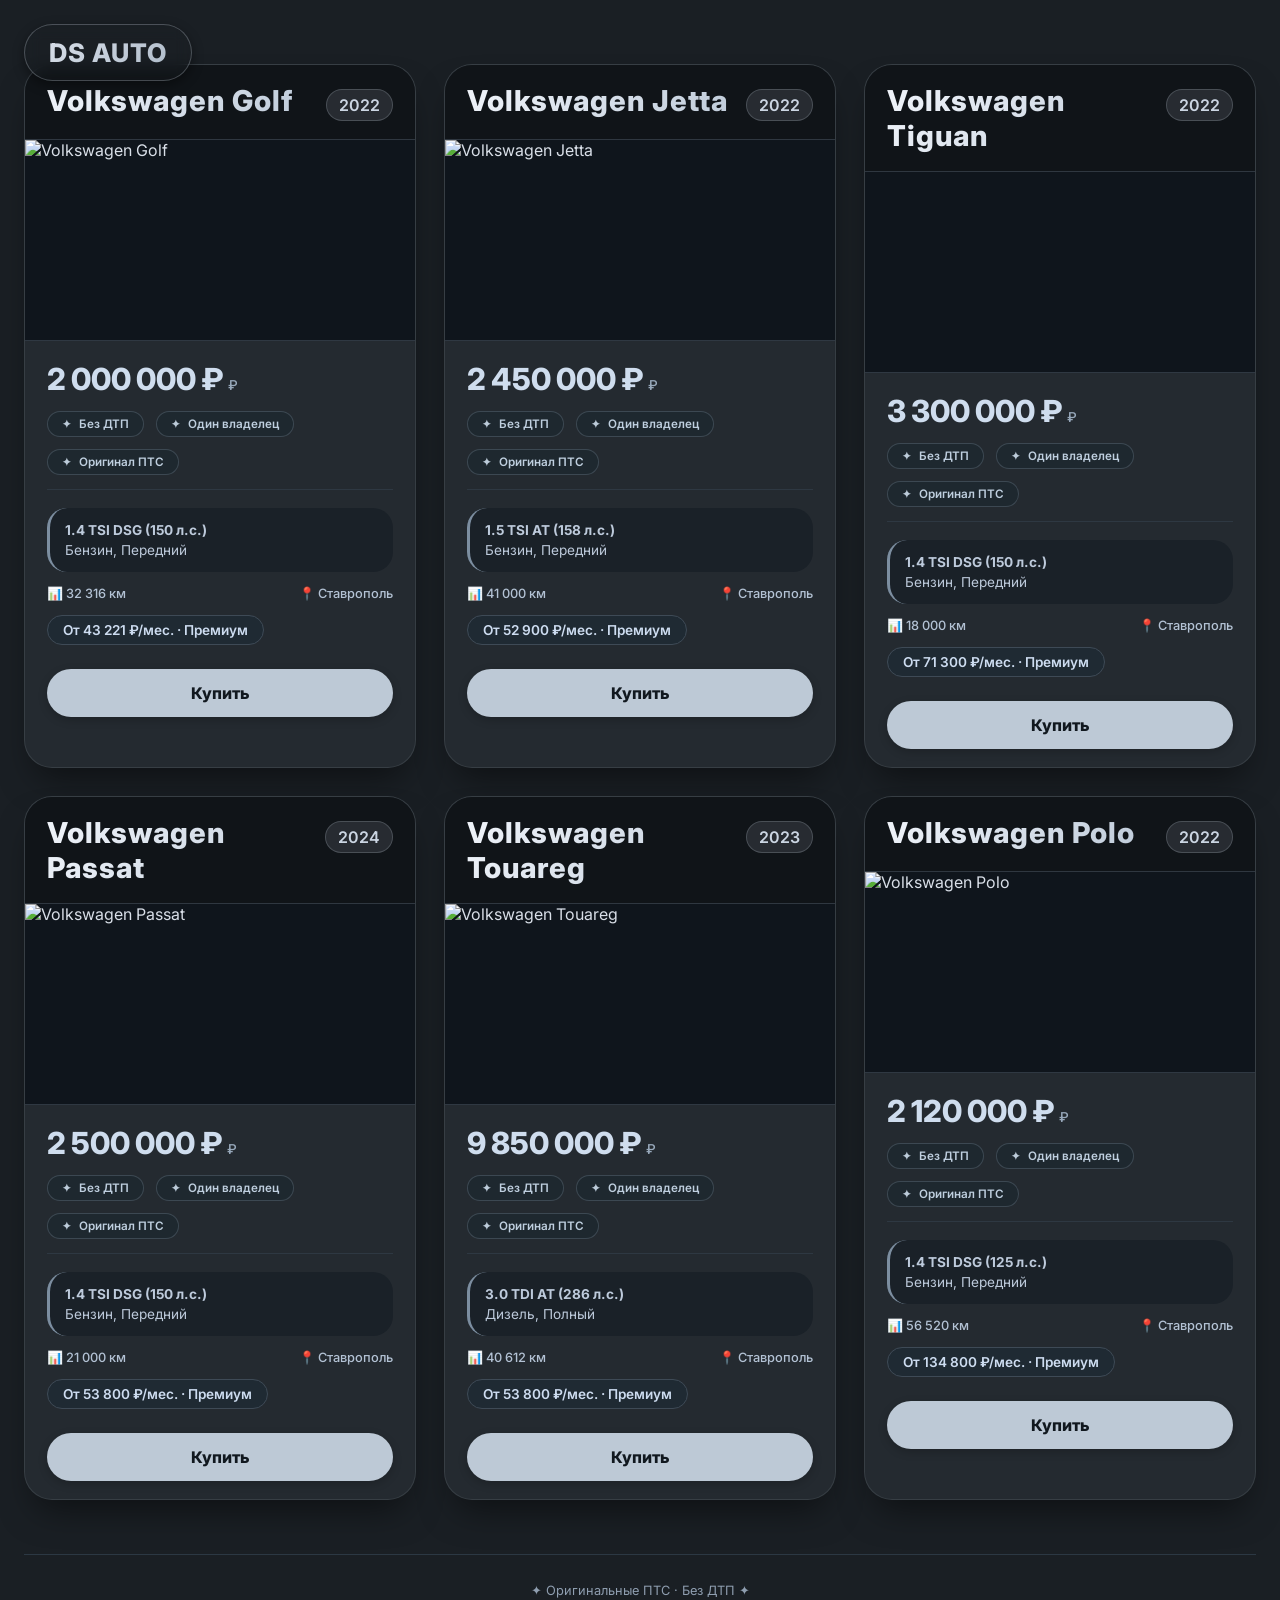
<file: Volkswagen.html>
<!DOCTYPE html>
<html lang="ru">
<head>
    <meta charset="UTF-8">
    <meta name="viewport" content="width=device-width, initial-scale=1.0, user-scalable=yes">
    <title>DS Auto | Премиум автомобили</title>
    <link href="https://fonts.googleapis.com/css2?family=Inter:opsz,wght@14..32,300;14..32,400;14..32,500;14..32,600;14..32,700;14..32,800&display=swap" rel="stylesheet">
</head>
<body>
<link rel="stylesheet" href="css/cars.css">
<a href="index.html" class="logo-button" id="dsLogoBtn">DS AUTO</a>

<div class="container">
    <div class="cars-grid" id="carsGrid"></div>
    <div class="footer-message">✦ Оригинальные ПТС · Без ДТП  ✦</div>
</div>

<div id="orderModal" class="modal">
    <div class="modal-content">
        <h3>Заказать автомобиль</h3>
        <div class="modal-sub" id="modalCarTitle">Выберите авто в карточке</div>
        <form id="buyerForm">
            <div class="form-group">
                <label>ФИО *</label>
                <input type="text" id="fullName" placeholder="Иванов Иван Петрович" autocomplete="name">
                <div class="error-msg" id="nameError">Укажите корректное ФИО (минимум два слова)</div>
            </div>
            <div class="form-group">
                <label>Номер телефона *</label>
                <input type="tel" id="phone" placeholder="+7 (999) 123-45-67" autocomplete="tel">
                <div class="error-msg" id="phoneError">Введите действующий номер (не менее 10 цифр)</div>
            </div>
            <div class="form-group">
                <label>Электронная почта *</label>
                <input type="email" id="email" placeholder="name@example.com" autocomplete="email">
                <div class="error-msg" id="emailError">Пример: client@dsauto.ru</div>
            </div>
            <div class="modal-buttons">
                <button type="submit" class="submit-btn">Оформить</button>
                <button type="button" class="cancel-btn" id="closeModalBtn">Отмена</button>
            </div>
        </form>
    </div>
</div>

<script>

    const carsData = [
        { brand: "Volkswagen", model: "Golf", year: 2022, price: 2000000, monthly: 43221, mileage: "32 316 км", engine: "1.4 TSI DSG (150 л.с.)", fuelDrive: "Бензин, Передний", city: "Ставрополь", dtp: "Без ДТП", owners: "Один владелец", pts: "Оригинал ПТС", imageUrl: "https://avatars.mds.yandex.net/i?id=eec03bf32ed6066c3caeaddd1e955a2efee04ddf-5347210-images-thumbs&n=13", alt: "Volkswagen Golf" },
        { brand: "Volkswagen", model: "Jetta", year: 2022, price: 2450000, monthly: 52900, mileage: "41 000 км", engine: "1.5 TSI AT (158 л.с.)", fuelDrive: "Бензин, Передний", city: "Ставрополь", dtp: "Без ДТП", owners: "Один владелец", pts: "Оригинал ПТС", imageUrl: "https://avatars.mds.yandex.net/i?id=6ef5fb346e253d12e743f5e71730232308f71f2f-4697086-images-thumbs&n=13", alt: "Volkswagen Jetta" },
        { brand: "Volkswagen", model: "Tiguan", year: 2022, price: 3300000, monthly: 71300, mileage: "18 000 км", engine: "1.4 TSI DSG (150 л.с.)", fuelDrive: "Бензин, Передний", city: "Ставрополь", dtp: "Без ДТП", owners: "Один владелец", pts: "Оригинал ПТС", imageUrl: "https://avatars.mds.yandex.net/i?id=20a69f06fe70df168b764e6c4d2ad6c12f894e11-5479741-images-thumbs&n=13", alt: "Volkswagen Tiguan" },
        { brand: "Volkswagen", model: "Passat", year: 2024, price: 2500000, monthly: 53800, mileage: "21 000 км", engine: "1.4 TSI DSG (150 л.с.)", fuelDrive: "Бензин, Передний", city: "Ставрополь", dtp: "Без ДТП", owners: "Один владелец", pts: "Оригинал ПТС", imageUrl: "https://avatars.mds.yandex.net/i?id=da26e17d5bd19eb847d16b14511406d5e06a6135-9025500-images-thumbs&n=13", alt: "Volkswagen Passat" },
        { brand: "Volkswagen", model: "Touareg", year: 2023, price: 9850000, monthly: 53800, mileage: "40 612 км", engine: "3.0 TDI AT (286 л.с.)", fuelDrive: "Дизель, Полный", city: "Ставрополь", dtp: "Без ДТП", owners: "Один владелец", pts: "Оригинал ПТС", imageUrl: "https://avatars.mds.yandex.net/i?id=f922db8bfdf9119066b4a2c3e3aba17229935492-5482164-images-thumbs&n=13", alt: "Volkswagen Touareg" },
        { brand: "Volkswagen", model: "Polo", year: 2022, price: 2120000, monthly: 134800, mileage: "56 520 км", engine: "1.4 TSI DSG (125 л.с.)", fuelDrive: "Бензин, Передний", city: "Ставрополь", dtp: "Без ДТП", owners: "Один владелец", pts: "Оригинал ПТС", imageUrl: "https://avatars.mds.yandex.net/i?id=b7b186cda033e5585bfc6054680cce5a0e957646-6711951-images-thumbs&n=13", alt: "Volkswagen Polo" },
    ];


    function renderCards() {
        const grid = document.getElementById('carsGrid');
        if (!grid) return;
        grid.innerHTML = '';

        carsData.forEach((car) => {
            const card = document.createElement('div');
            card.className = 'car-card';

            const brandDiv = document.createElement('div');
            brandDiv.className = 'card-brand';
            brandDiv.innerHTML = `
                <div class="brand-name">${car.brand} ${car.model}</div>
                <div class="brand-year">${car.year}</div>
            `;
            
            const imageWrapper = document.createElement('div');
            imageWrapper.className = 'image-wrapper';
            const img = document.createElement('img');
            img.src = car.imageUrl;
            img.alt = car.alt || `${car.brand} ${car.model}`;
            img.className = 'car-image';
            img.loading = "lazy";
            img.onerror = function() {
                this.src = "https://placehold.co/800x500/1a2128/9eb0c2?text=" + encodeURIComponent(car.brand + " " + car.model);
                this.alt = `${car.brand} ${car.model}`;
            };
            imageWrapper.appendChild(img);
            
            const contentDiv = document.createElement('div');
            contentDiv.className = 'card-content';
            
            const priceSpan = document.createElement('div');
            priceSpan.className = 'price';
            priceSpan.innerHTML = `${window.formatPrice(car.price)} <small>₽</small>`;
            
            const badgesDiv = document.createElement('div');
            badgesDiv.className = 'badge-stats';
            badgesDiv.innerHTML = `
                <span class="chip">${car.dtp}</span>
                <span class="chip">${car.owners}</span>
                <span class="chip">${car.pts}</span>
            `;
            
            const specsDiv = document.createElement('div');
            specsDiv.className = 'specs';
            specsDiv.innerHTML = `<strong>${car.engine}</strong><br>${car.fuelDrive}`;
            
            const mileLoc = document.createElement('div');
            mileLoc.className = 'mileage-location';
            mileLoc.innerHTML = `
                <span>📊 ${car.mileage}</span>
                <span>📍 ${car.city}</span>
            `;
            
            const monthlySpan = document.createElement('div');
            monthlySpan.className = 'monthly';
            monthlySpan.innerHTML = `От ${car.monthly.toLocaleString('ru-RU')} ₽/мес. · Премиум`;
            
            const buyBtn = document.createElement('button');
            buyBtn.className = 'btn-buy';
            buyBtn.innerText = 'Купить';
            buyBtn.addEventListener('click', (e) => {
                e.preventDefault();
                window.openOrderModal(car);
            });
            
            contentDiv.appendChild(priceSpan);
            contentDiv.appendChild(badgesDiv);
            contentDiv.appendChild(specsDiv);
            contentDiv.appendChild(mileLoc);
            contentDiv.appendChild(monthlySpan);
            contentDiv.appendChild(buyBtn);
            
            card.appendChild(brandDiv);
            card.appendChild(imageWrapper);
            card.appendChild(contentDiv);
            grid.appendChild(card);
        });
    }

    document.addEventListener('DOMContentLoaded', () => {
        renderCards();

        if (window.initEventHandlers) {
            window.initEventHandlers();
        }
    });
</script>
<script src="js/cars.js"></script>
</body>
</html>
</file>
<file: css/css main1.css>
* {
            margin: 0;
            padding: 0;
            box-sizing: border-box;
        }

        html, body {
            height: 100%;
        }

        body {
            font-family: 'Inter', -apple-system, BlinkMacSystemFont, 'Segoe UI', sans-serif;
            background-color: #121212;
            color: #e0e0e0;
            line-height: 1.5;
            scroll-behavior: smooth;
            display: flex;
            flex-direction: column;
            min-height: 100vh;
        }

        main {
            flex: 1 0 auto;
        }

        .container {
            max-width: 1280px;
            margin: 0 auto;
            padding: 0 24px;
            width: 100%;
        }

        .header {
            position: sticky;
            top: 0;
            z-index: 100;
            background: rgba(18, 18, 18, 0.92);
            backdrop-filter: blur(12px);
            border-bottom: 1px solid rgba(255, 255, 255, 0.08);
            transition: all 0.2s ease;
            padding: 16px 0;
            flex-shrink: 0;
        }
        .header.scrolled {
            padding: 12px 0;
            background: rgba(10, 10, 10, 0.96);
            border-bottom-color: rgba(255, 255, 255, 0.12);
        }
        .header-content {
            display: flex;
            align-items: center;
            justify-content: space-between;
            flex-wrap: wrap;
            gap: 16px;
        }

        .header-left {
            display: flex;
            align-items: center;
            gap: 20px;
        }

        .logo {
            font-size: 1.8rem;
            font-weight: 700;
            background: linear-gradient(135deg, #ffffff, #a0a0a0);
            -webkit-background-clip: text;
            background-clip: text;
            color: transparent;
            text-decoration: none;
            letter-spacing: -0.5px;
        }

        .nav {
            display: flex;
            gap: 12px;
            align-items: center;
        }

        .nav a {
            text-decoration: none;
            color: #d0d0d0;
            font-weight: 500;
            transition: all 0.2s;
            padding: 6px 14px;
            border-radius: 20px;
            border: 1px solid rgba(255, 255, 255, 0.15);
            font-size: 0.9rem;
            white-space: nowrap;
        }

        .nav a:hover {
            color: white;
            background: rgba(255, 255, 255, 0.08);
            border-color: rgba(255, 255, 255, 0.25);
        }

        .nav a.active {
            background: rgba(255, 255, 255, 0.1);
            border-color: rgba(255, 255, 255, 0.3);
            color: #ffffff;
        }

        .header-actions {
            display: flex;
            align-items: center;
            gap: 20px;
        }

        .city-btn {
            background: rgba(255, 255, 255, 0.05);
            border: 1px solid rgba(255, 255, 255, 0.1);
            border-radius: 40px;
            padding: 8px 16px;
            display: flex;
            align-items: center;
            gap: 8px;
            cursor: pointer;
            font-size: 0.9rem;
            font-weight: 500;
            color: #f0f0f0;
            transition: all 0.2s;
        }
        .city-btn:hover {
            background: rgba(255, 255, 255, 0.12);
            border-color: rgba(255, 255, 255, 0.25);
        }
        .city-dot {
            width: 8px;
            height: 8px;
            background: #4caf50;
            border-radius: 50%;
            display: inline-block;
            box-shadow: 0 0 6px #4caf50;
        }
        .phone-link {
            text-decoration: none;
            color: white;
            font-weight: 600;
            font-size: 1rem;
            letter-spacing: 0.3px;
        }

        @media (max-width: 768px) {
            .header-content {
                flex-direction: column;
                align-items: flex-start;
            }
            .header-left {
                width: 100%;
                justify-content: space-between;
            }
            .header-actions {
                width: 100%;
                justify-content: flex-start;
                flex-wrap: wrap;
            }
        }

        .section-header {
            text-align: center;
            margin: 48px 0 32px;
        }
        .section-tag {
            display: inline-block;
            background: rgba(255, 255, 255, 0.08);
            padding: 4px 14px;
            border-radius: 30px;
            font-size: 0.8rem;
            font-weight: 500;
            letter-spacing: 0.5px;
            color: #b0b0b0;
            margin-bottom: 16px;
        }
        .section-title {
            font-size: 2.4rem;
            font-weight: 700;
            background: linear-gradient(120deg, #ffffff, #bbbbbb);
            -webkit-background-clip: text;
            background-clip: text;
            color: transparent;
            margin-bottom: 12px;
        }
        .section-subtitle {
            font-size: 1rem;
            color: #9e9e9e;
            max-width: 600px;
            margin: 0 auto;
        }
        .brand-grid {
            display: grid;
            grid-template-columns: repeat(auto-fill, minmax(150px, 1fr));
            gap: 16px;
            margin: 24px 0 60px;
        }
        .brand-card {
            background: rgba(30, 30, 35, 0.7);
            backdrop-filter: blur(2px);
            border: 1px solid rgba(255, 255, 255, 0.06);
            border-radius: 20px;
            transition: all 0.25s ease;
            cursor: pointer;
        }
        .brand-card:hover {
            background: #25252c;
            border-color: rgba(255, 255, 255, 0.2);
            transform: translateY(-3px);
            box-shadow: 0 8px 25px rgba(0, 0, 0, 0.3);
        }
        .brand-card a {
            display: flex;
            flex-direction: column;
            padding: 20px 12px;
            text-decoration: none;
            color: #ececec;
            font-weight: 600;
            font-size: 1.1rem;
            text-align: center;
            gap: 8px;
        }
        .brand-count {
            font-size: 0.7rem;
            font-weight: 400;
            color: #8a8a8a;
            background: rgba(0,0,0,0.4);
            padding: 3px 8px;
            border-radius: 40px;
            display: inline-block;
            width: fit-content;
            margin: 0 auto;
        }
        .footer {
            background: #0c0c0e;
            border-top: 1px solid rgba(255, 255, 255, 0.05);
            padding: 32px 0 28px;
            flex-shrink: 0;
            margin-top: auto;
        }
        .footer-contacts-line {
            display: flex;
            flex-wrap: wrap;
            gap: 24px;
            align-items: center;
            justify-content: center;
            margin-bottom: 28px;
        }
        .contact-chip {
            display: inline-flex;
            align-items: center;
            gap: 8px;
            background: rgba(255, 255, 255, 0.04);
            padding: 6px 14px;
            border-radius: 40px;
            font-size: 0.85rem;
            color: #ccccdd;
            text-decoration: none;
            transition: background 0.2s;
        }
        .contact-chip:hover {
            background: rgba(255, 255, 255, 0.1);
            color: white;
        }
        .footer-bottom {
            text-align: center;
            font-size: 0.7rem;
            color: #6a6f78;
            border-top: 1px solid rgba(255, 255, 255, 0.05);
            padding-top: 24px;
            line-height: 1.4;
        }
        .sticky-bottom-bar {
            position: fixed;
            bottom: 0;
            left: 0;
            width: 100%;
            background: rgba(12, 12, 15, 0.96);
            backdrop-filter: blur(16px);
            border-top: 1px solid rgba(255, 255, 255, 0.1);
            padding: 12px 0;
            z-index: 200;
            transform: translateY(100%);
            transition: transform 0.4s cubic-bezier(0.2, 0.9, 0.4, 1.1);
        }
        .sticky-bottom-bar.show {
        transform: translateY(0);
        }
        .sticky-bar-inner {
            display: flex;
            justify-content: center;
            gap: 20px;
            flex-wrap: wrap;
        }
        .sticky-btn {
            display: inline-flex;
            align-items: center;
            gap: 10px;
            padding: 10px 22px;
            border-radius: 60px;
            font-weight: 600;
            font-size: 0.9rem;
            cursor: pointer;
            transition: all 0.2s;
            border: none;
        }
        .sticky-btn.primary {
            background: #2b6e4f;
            color: white;
            box-shadow: 0 4px 12px rgba(43, 110, 79, 0.3);
        }
        .sticky-btn.primary:hover {
            background: #1f8a60;
            transform: scale(1.02);
        }
        .sticky-btn.secondary {
            background: rgba(255, 255, 255, 0.08);
            color: #e2e2e2;
            border: 1px solid rgba(255, 255, 255, 0.15);
        }
        .sticky-btn.secondary:hover {
            background: rgba(255, 255, 255, 0.15);
            color: white;
        }
        .modal {
            position: fixed;
            top: 0;
            left: 0;
            width: 100%;
            height: 100%;
            display: flex;
            align-items: center;
            justify-content: center;
            visibility: hidden;
            opacity: 0;
            transition: visibility 0.2s, opacity 0.2s;
            z-index: 1000;
        }
        .modal.open {
            visibility: visible;
            opacity: 1;
        }
        .modal-overlay {
            position: absolute;
            top: 0;
            left: 0;
            width: 100%;
            height: 100%;
            background: rgba(0, 0, 0, 0.7);
            backdrop-filter: blur(6px);
        }
        .modal-content {
            position: relative;
            background: #1e1e24;
            border-radius: 32px;
            max-width: 450px;
            width: 90%;
            padding: 32px 28px;
            border: 1px solid rgba(255, 255, 255, 0.1);
            box-shadow: 0 25px 45px rgba(0,0,0,0.5);
            z-index: 10;
        }
        .modal-content h3 {
            font-size: 1.6rem;
            font-weight: 600;
            margin-bottom: 24px;
            color: white;
        }
        .modal-close {
            position: absolute;
            top: 18px;
            right: 22px;
            background: none;
            border: none;
            font-size: 28px;
            cursor: pointer;
            color: #aaa;
            transition: color 0.2s;
        }
        .modal-close:hover {
            color: white;
        }
        .eval-form {
            display: flex;
            flex-direction: column;
            gap: 18px;
            margin-bottom: 12px;
        }
        .eval-input {
            background: #2a2a30;
            border: 1px solid #3a3a42;
            padding: 14px 20px;
            border-radius: 60px;
            font-size: 1rem;
            color: white;
            outline: none;
        }
        .eval-input:focus {
            border-color: #3b8b6e;
        }
        .eval-submit {
            background: #2b6e4f;
            border: none;
            padding: 14px;
            border-radius: 60px;
            font-weight: 600;
            font-size: 1rem;
            color: white;
            cursor: pointer;
            transition: 0.2s;
        }
        .eval-submit:disabled {
            opacity: 0.5;
            cursor: not-allowed;
        }
        .city-list {
            display: flex;
            flex-direction: column;
            gap: 8px;
            max-height: 380px;
            overflow-y: auto;
        }
        .city-item {
            background: #292932;
            border: none;
            padding: 12px 18px;
            border-radius: 60px;
            text-align: left;
            font-size: 1rem;
            color: #eaeaea;
            cursor: pointer;
            transition: 0.1s;
        }
        .city-item.current {
            background: #2b6e4f;
            color: white;
        }
        .city-item:hover {
            background: #3b3b46;
        }

        main {
            padding-bottom: 80px;
        }

        .advantages-section {
            background: rgba(30, 30, 35, 0.7);
            backdrop-filter: blur(2px);
            border: 1px solid rgba(255, 255, 255, 0.06);
            border-radius: 24px;
            padding: 32px 24px;
            margin: 0 0 60px;
        }

        .advantages-title {
            font-size: 2rem;
            font-weight: 700;
            background: linear-gradient(120deg, #ffffff, #bbbbbb);
            -webkit-background-clip: text;
            background-clip: text;
            color: transparent;
            margin-bottom: 32px;
            text-align: center;
        }

        .advantages-grid {
            display: grid;
            grid-template-columns: repeat(auto-fill, minmax(280px, 1fr));
            gap: 24px;
        }

        .advantage-item {
            background: rgba(255, 255, 255, 0.03);
            border: 1px solid rgba(255, 255, 255, 0.06);
            border-radius: 16px;
            padding: 24px;
            display: flex;
            align-items: center;
            gap: 16px;
            transition: all 0.2s ease;
        }

        .advantage-item:hover {
            background: rgba(255, 255, 255, 0.06);
            border-color: rgba(255, 255, 255, 0.15);
            transform: translateY(-2px);
        }

        .icon-box {
            width: 56px;
            height: 56px;
            background: rgba(43, 110, 79, 0.15);
            border-radius: 50%;
            display: flex;
            align-items: center;
            justify-content: center;
            color: #4caf50;
            flex-shrink: 0;
        }

        .advantage-title {
            font-size: 1rem;
            font-weight: 600;
            color: #f0f0f0;
            margin-bottom: 6px;
        }

        .advantage-desc {
            color: #9e9e9e;
            font-size: 0.85rem;
            line-height: 1.4;
        }
</file>
<file: css/cars.css>
* {
            margin: 0;
            padding: 0;
            box-sizing: border-box;
        }

        body {
            background: #1a1f24;
            font-family: 'Inter', sans-serif;
            padding: 40px 24px;
            color: #d9dfe8;
        }

        .container {
            max-width: 1400px;
            margin: 0 auto;
            position: relative;
        }

        /* Логотип */
        .logo-button {
            position: fixed;
            top: 24px;
            left: 24px;
            z-index: 1100;
            background: #101418;
            backdrop-filter: blur(8px);
            padding: 12px 24px;
            border-radius: 60px;
            text-decoration: none;
            font-weight: 800;
            font-size: 1.6rem;
            letter-spacing: 1px;
            background: linear-gradient(135deg, #e0e6ef 0%, #b9c4d1 70%, #a0b0bf 100%);
            background-clip: text;
            -webkit-background-clip: text;
            color: transparent;
            border: 1px solid rgba(190, 200, 210, 0.3);
            transition: all 0.25s ease;
            box-shadow: 0 4px 12px rgba(0,0,0,0.4);
            font-family: 'Inter', sans-serif;
            cursor: pointer;
        }

        .logo-button:hover {
            transform: scale(1.02);
            border-color: rgba(210, 220, 240, 0.6);
            box-shadow: 0 6px 18px rgba(0,0,0,0.5);
            background: linear-gradient(135deg, #f0f6ff, #c8d4e4);
            background-clip: text;
            -webkit-background-clip: text;
        }

        .page-header {
            margin-bottom: 42px;
            text-align: center;
            margin-top: 20px;
        }

        .page-header h1 {
            font-size: 3rem;
            font-weight: 800;
            background: linear-gradient(135deg, #e0e6ef 0%, #b9c4d1 70%, #a0b0bf 100%);
            background-clip: text;
            -webkit-background-clip: text;
            color: transparent;
            letter-spacing: -0.5px;
        }

        .cars-grid {
            display: grid;
            grid-template-columns: repeat(auto-fill, minmax(350px, 1fr));
            gap: 28px;
            margin-top: 24px;
        }

        .car-card {
            background: #242a30;
            border-radius: 28px;
            overflow: hidden;
            box-shadow: 0 20px 35px -12px rgba(0, 0, 0, 0.5);
            transition: all 0.25s ease;
            display: flex;
            flex-direction: column;
            border: 1px solid rgba(190, 200, 210, 0.12);
        }

        .car-card:hover {
            transform: translateY(-6px);
            box-shadow: 0 28px 40px -14px black;
            border-color: rgba(192, 202, 215, 0.3);
        }

        .card-brand {
            background: #101418;
            padding: 18px 22px;
            display: flex;
            justify-content: space-between;
            align-items: baseline;
            border-bottom: 1px solid #2f3740;
        }

        .brand-name {
            font-size: 1.8rem;
            font-weight: 800;
            letter-spacing: 1px;
            background: linear-gradient(125deg, #f0f4fa, #c0ccda);
            background-clip: text;
            -webkit-background-clip: text;
            color: transparent;
        }

        .brand-year {
            font-size: 1rem;
            font-weight: 600;
            background: rgba(200, 210, 225, 0.12);
            padding: 5px 12px;
            border-radius: 40px;
            color: #cbd5e2;
            border: 0.5px solid rgba(210, 220, 235, 0.2);
        }

        .car-image {
            width: 100%;
            height: 200px;
            object-fit: cover;
            display: block;
            background: #0f151c;
            transition: transform 0.3s ease;
        }
        
        .car-card:hover .car-image {
            transform: scale(1.02);
        }
        
        .image-wrapper {
            overflow: hidden;
            position: relative;
            background: #0a0f14;
            border-bottom: 1px solid #2f3842;
        }

        .card-content {
            padding: 20px 22px 18px 22px;
            flex: 1;
        }

        .price {
            font-size: 1.9rem;
            font-weight: 800;
            color: #cfddee;
            margin-bottom: 14px;
            letter-spacing: -0.3px;
        }

        .price small {
            font-size: 0.85rem;
            font-weight: 500;
            color: #98a9bb;
        }

        .badge-stats {
            display: flex;
            flex-wrap: wrap;
            gap: 12px;
            margin-bottom: 18px;
            border-bottom: 1px solid #2e3842;
            padding-bottom: 14px;
        }

        .chip {
            background: #1e282f;
            padding: 5px 14px;
            border-radius: 40px;
            font-size: 0.73rem;
            font-weight: 600;
            color: #bfcfdf;
            display: inline-flex;
            align-items: center;
            gap: 8px;
            border: 0.5px solid rgba(180, 200, 220, 0.2);
        }

        .chip::before {
            content: "✦";
            font-weight: bold;
            font-size: 0.7rem;
            color: #bccbd9;
        }

        .specs {
            margin: 12px 0 12px;
            font-size: 0.85rem;
            line-height: 1.48;
            color: #bdcadb;
            background: #1a2128;
            padding: 12px 15px;
            border-radius: 20px;
            border-left: 3px solid #7c8ea0;
        }

        .mileage-location {
            display: flex;
            justify-content: space-between;
            font-size: 0.8rem;
            margin: 14px 0 8px;
            color: #b3c2d4;
            font-weight: 500;
        }

        .monthly {
            font-weight: 600;
            font-size: 0.85rem;
            background: #1f2a33;
            display: inline-block;
            padding: 6px 15px;
            border-radius: 28px;
            margin: 6px 0 16px;
            color: #cddcf0;
            border: 0.5px solid #3e4a56;
        }

        .btn-buy {
            background: #bdc9d6;
            border: none;
            padding: 14px 0;
            width: 100%;
            font-size: 1rem;
            font-weight: 800;
            color: #11181f;
            border-radius: 60px;
            cursor: pointer;
            transition: 0.2s;
            margin-top: 8px;
            font-family: 'Inter', sans-serif;
            box-shadow: 0 3px 10px rgba(0,0,0,0.2);
        }

        .btn-buy:hover {
            background: #e0e9f2;
            color: #0a1117;
            transform: scale(0.98);
        }

        .modal {
            display: none;
            position: fixed;
            top: 0;
            left: 0;
            width: 100%;
            height: 100%;
            background-color: rgba(0, 0, 0, 0.85);
            backdrop-filter: blur(8px);
            align-items: center;
            justify-content: center;
            z-index: 1000;
        }

        .modal.active {
            display: flex;
        }

        .modal-content {
            background: #1e242b;
            max-width: 480px;
            width: 90%;
            border-radius: 38px;
            padding: 32px 28px 38px;
            box-shadow: 0 30px 45px rgba(0,0,0,0.6);
            animation: fadeSlideUp 0.27s ease;
            border: 1px solid rgba(190, 200, 215, 0.25);
        }

        @keyframes fadeSlideUp {
            from {
                opacity: 0;
                transform: translateY(24px);
            }
            to {
                opacity: 1;
                transform: translateY(0);
            }
        }

        .modal-content h3 {
            font-size: 1.9rem;
            font-weight: 700;
            margin-bottom: 8px;
            background: linear-gradient(125deg, #eef3fc, #c5d1e0);
            background-clip: text;
            -webkit-background-clip: text;
            color: transparent;
        }

        .modal-sub {
            color: #a5b7ca;
            margin-bottom: 26px;
            font-size: 0.9rem;
            border-left: 3px solid #9eb0c2;
            padding-left: 14px;
            font-weight: 500;
        }

        .form-group {
            margin-bottom: 22px;
        }

        .form-group label {
            font-weight: 600;
            display: block;
            margin-bottom: 8px;
            font-size: 0.85rem;
            color: #ccd9e8;
        }

        .form-group input {
            width: 100%;
            padding: 14px 18px;
            border: 1.5px solid #323e48;
            border-radius: 32px;
            font-size: 0.95rem;
            background: #10151b;
            color: #eef3fc;
            font-family: 'Inter', sans-serif;
        }

        .form-group input:focus {
            outline: none;
            border-color: #b0c2d4;
            box-shadow: 0 0 0 3px rgba(160, 180, 200, 0.3);
            background: #181f26;
        }

        .modal-buttons {
            display: flex;
            gap: 15px;
            margin-top: 32px;
        }

        .submit-btn {
            background: #b7c5d4;
            color: #0d151d;
            border: none;
            padding: 12px 0;
            flex: 1;
            border-radius: 50px;
            font-weight: 800;
            font-size: 1rem;
            cursor: pointer;
            transition: 0.2s;
        }

        .cancel-btn {
            background: #2b3540;
            border: 1px solid #4c5b68;
            flex: 1;
            border-radius: 50px;
            font-weight: 600;
            cursor: pointer;
            color: #cbdae9;
        }

        .submit-btn:hover {
            background: #dae6f2;
            color: #000000;
        }

        .cancel-btn:hover {
            background: #3b4856;
            border-color: #8a9bb0;
        }

        .error-msg {
            color: #f0a3a3;
            font-size: 0.7rem;
            margin-top: 6px;
            display: none;
        }

        .success-toast {
            position: fixed;
            bottom: 40px;
            left: 50%;
            transform: translateX(-50%) translateY(30px);
            background: #1b2c2c;
            backdrop-filter: blur(16px);
            background: linear-gradient(135deg, #1f2e2e, #182323);
            border-left: 5px solid #b7d968;
            border-radius: 48px;
            padding: 18px 28px;
            display: flex;
            align-items: center;
            gap: 16px;
            box-shadow: 0 20px 35px -8px black, 0 0 0 1px rgba(180, 210, 150, 0.3);
            z-index: 2000;
            opacity: 0;
            transition: all 0.35s cubic-bezier(0.2, 0.9, 0.4, 1.1);
            pointer-events: none;
            font-family: 'Inter', sans-serif;
            max-width: 460px;
            width: max-content;
        }

        .success-toast.show {
            opacity: 1;
            transform: translateX(-50%) translateY(0);
            pointer-events: auto;
        }

        .toast-icon {
            background: #b7d968;
            width: 42px;
            height: 42px;
            border-radius: 60px;
            display: flex;
            align-items: center;
            justify-content: center;
            font-size: 24px;
            font-weight: 800;
            color: #1a2a1a;
            box-shadow: 0 2px 8px rgba(0,0,0,0.3);
        }

        .toast-content {
            color: #eef3fc;
        }

        .toast-content strong {
            font-size: 1rem;
            font-weight: 700;
            display: block;
            color: #e7f5b2;
        }

        .toast-content p {
            font-size: 0.8rem;
            margin-top: 4px;
            opacity: 0.85;
        }

        .footer-message {
            text-align: center;
            margin-top: 54px;
            font-size: 0.8rem;
            color: #8f9eb0;
            border-top: 1px solid #2c3843;
            padding-top: 28px;
        }

        @media (max-width: 720px) {
            body {
                padding: 24px 16px;
            }
            .logo-button {
                top: 16px;
                left: 16px;
                padding: 8px 20px;
                font-size: 1.3rem;
            }
            .success-toast {
                width: 90%;
                padding: 14px 20px;
                bottom: 20px;
            }
            .price {
                font-size: 1.65rem;
            }
        }
</file>
<file: css/css company.css>
* {
            margin: 0;
            padding: 0;
            box-sizing: border-box;
        }

        body {
            font-family: 'Inter', system-ui, -apple-system, 'Segoe UI', Roboto, sans-serif;
            background: #2a2a2a;
            color: #c0c0c0;
            line-height: 1.5;
        }

        .container {
            max-width: 1320px;
            margin: 0 auto;
            padding: 0 20px;
        }

        .section-title {
            font-size: clamp(2rem, 5vw, 3.2rem);
            font-weight: 800;
            text-transform: uppercase;
            letter-spacing: -0.5px;
            margin-bottom: 1.8rem;
            color: #c0c0c0;
        }

        .section-title.large {
            font-size: clamp(2.5rem, 6vw, 4rem);
        }

        .accent-silver {
            color: #e0e0e0;
            font-weight: 800;
        }

        .text-light {
            color: #a8a8a8;
            font-weight: 400;
        }

        .mt-1 {
            margin-top: 0.5rem;
        }
        .mt-2 {
            margin-top: 1rem;
        }
        .mt-3 {
            margin-top: 2rem;
        }
        .mb-2 {
            margin-bottom: 1rem;
        }
        .mb-4 {
            margin-bottom: 2.5rem;
        }

        .flex {
            display: flex;
            flex-wrap: wrap;
            gap: 1.5rem;
        }

        .btn {
            background: #4a4a4a;
            color: #e0e0e0;
            font-weight: 600;
            padding: 0.75rem 2rem;
            border-radius: 40px;
            text-decoration: none;
            display: inline-block;
            border: 1px solid #6a6a6a;
            font-size: 1rem;
            transition: 0.2s;
            text-align: center;
            box-shadow: 0 4px 12px rgba(0, 0, 0, 0.3);
            cursor: pointer;
        }

        .btn:hover {
            background: #5a5a5a;
            border-color: #888;
        }

        .top-bar {
            background: #1e1e1e;
            border-bottom: 1px solid #3a3a3a;
            padding: 0.8rem 0;
            font-size: 0.9rem;
            color: #a0a0a0;
        }

        .top-bar .container {
            display: flex;
            align-items: center;
            justify-content: space-between;
            flex-wrap: wrap;
            gap: 1rem;
        }

        .logo-link {
            text-decoration: none;
            display: flex;
            align-items: center;
            gap: 0.2rem;
        }

        .logo {
            font-size: 2rem;
            font-weight: 900;
            letter-spacing: -1px;
            color: #c0c0c0;
        }
        .logo span {
            color: #e0e0e0;
        }

        .nav-links {
            display: flex;
            align-items: center;
            gap: 1.2rem;
        }

        .nav-link {
            color: #b0b0b0;
            text-decoration: none;
            font-weight: 500;
            font-size: 0.95rem;
            padding: 0.5rem 1rem;
            border-radius: 20px;
            transition: 0.2s;
            background: transparent;
            border: 1px solid #555;
        }

        .nav-link:hover {
            background: #333;
            color: #e0e0e0;
            border-color: #777;
        }

        .nav-link.active {
            background: #3a3a3a;
            color: #e0e0e0;
            border-color: #888;
        }

        .hero-about {
            padding: 4rem 0 3rem;
            background: #222222;
            border-bottom: 1px solid #333;
        }

        .service-grid {
            display: flex;
            flex-wrap: wrap;
            gap: 1.8rem;
            margin-top: 2rem;
        }

        .service-item {
            display: flex;
            align-items: center;
            gap: 1rem;
            background: #2c2c2c;
            padding: 1rem 1.8rem;
            border-radius: 50px;
            font-weight: 500;
            color: #c0c0c0;
            border: 1px solid #444;
            transition: 0.2s;
        }

        .service-item:hover {
            border-color: #888;
            background: #333;
        }

        .service-item svg {
            width: 28px;
            height: 28px;
            fill: none;
            stroke: #c0c0c0;
            stroke-width: 2;
        }
        .stats-block {
            display: flex;
            flex-wrap: wrap;
            gap: 2rem;
            background: #252525;
            border-radius: 28px;
            padding: 2.2rem 2.5rem;
            margin: 3rem 0 2rem;
            border: 1px solid #3a3a3a;
            justify-content: space-between;
        }

        .stat-item h3 {
            font-size: 2.8rem;
            font-weight: 800;
            color: #d0d0d0;
        }

        .stat-item p {
            color: #a0a0a0;
            font-size: 0.95rem;
        }

        .highlight-card {
            background: #2e2e2e;
            border-radius: 24px;
            padding: 2rem 2.5rem;
            color: #c0c0c0;
            display: flex;
            flex-wrap: wrap;
            align-items: center;
            justify-content: space-between;
            margin: 2.5rem 0;
            border: 1px solid #444;
        }

        .badge-list {
            display: flex;
            flex-wrap: wrap;
            gap: 2rem;
            margin-top: 1.5rem;
        }

        .badge {
            display: flex;
            align-items: center;
            gap: 0.7rem;
            background: rgba(192, 192, 192, 0.1);
            padding: 0.6rem 1.5rem;
            border-radius: 40px;
            font-weight: 600;
            color: #c0c0c0;
            border: 1px solid #555;
        }

        .franchise-box {
            background: #2a2a2a;
            border-radius: 24px;
            padding: 2.5rem;
            display: flex;
            flex-wrap: wrap;
            justify-content: space-between;
            align-items: center;
            border-left: 6px solid #888;
            margin: 2rem 0;
            color: #c0c0c0;
        }

        .franchise-box h2 {
            color: #d0d0d0;
        }

        .franchise-box .flex div span:first-child {
            color: #e0e0e0;
            font-weight: 800;
        }

        .rating-box {
            background: #252525;
            border-radius: 20px;
            padding: 2rem;
            text-align: center;
            margin: 2rem 0;
            border: 1px solid #3a3a3a;
            color: #c0c0c0;
        }

        .rating-box h2 {
            color: #d8d8d8;
            font-size: 3rem;
        }

        footer {
            background: #1a1a1a;
            padding: 3rem 0;
            color: #888;
            margin-top: 3rem;
            text-align: center;
            border-top: 1px solid #333;
        }

        footer .logo {
            color: #c0c0c0;
        }

        @media (max-width: 600px) {
            .service-item {
                width: 100%;
            }
            .stats-block {
                flex-direction: column;
                gap: 1.5rem;
            }
            .top-bar .container {
                flex-direction: column;
                align-items: flex-start;
            }
            .nav-links {
                width: 100%;
                justify-content: flex-start;
            }
        }
</file>
